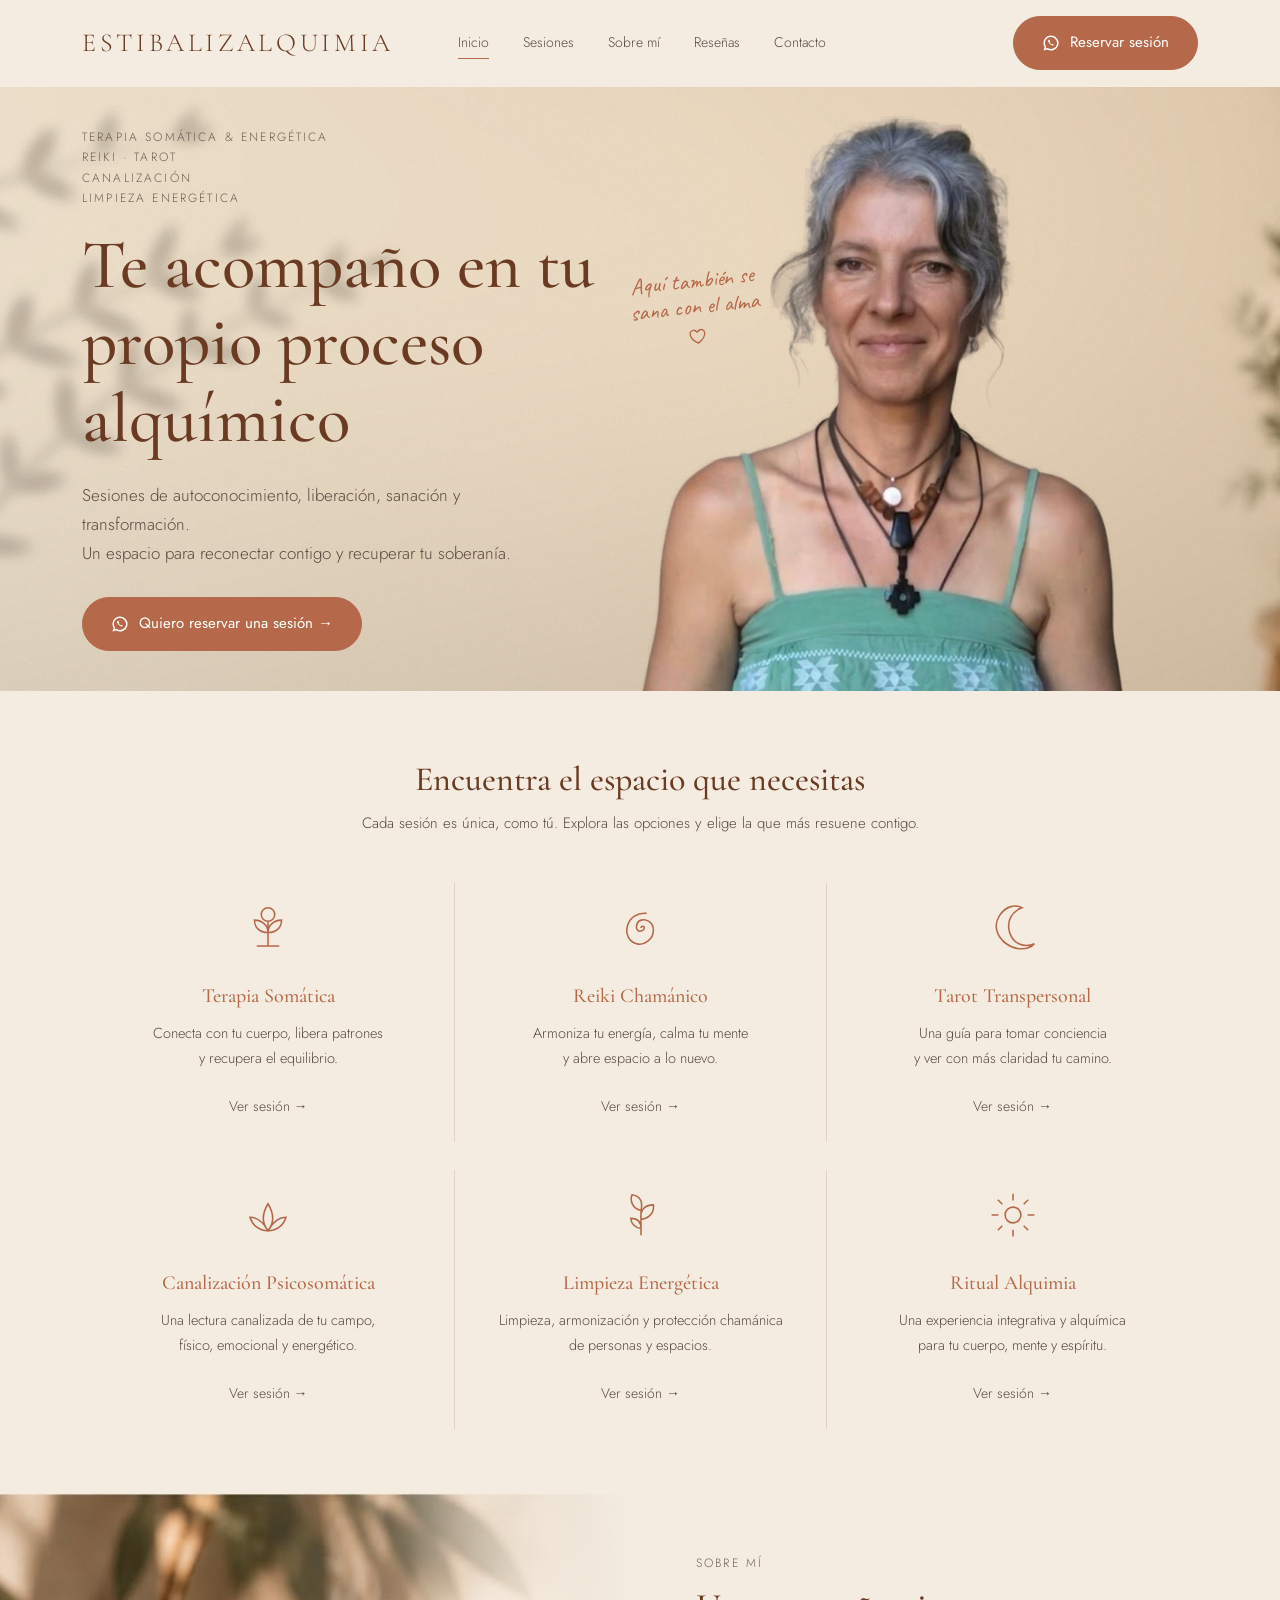
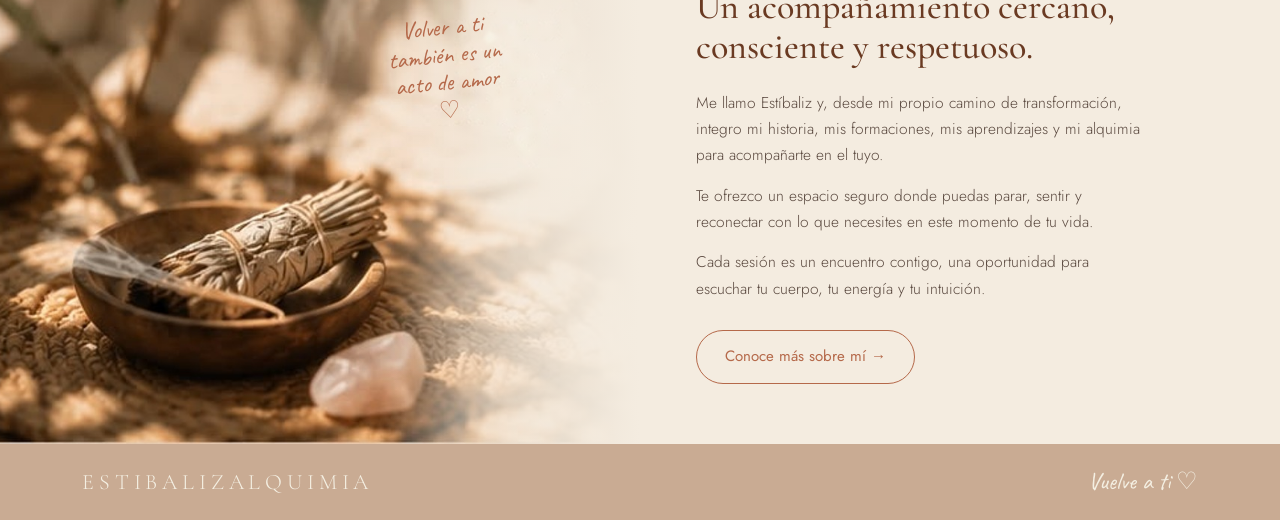
<file: index.html>
<!DOCTYPE html>
<html lang="es">
<head>
  <meta charset="utf-8">
  <meta name="viewport" content="width=device-width, initial-scale=1">
  <title>Terapia somática, Reiki y Tarot en Barcelona · ESTIBALIZALQUIMIA</title>
  <meta name="description" content="Terapia somática, reiki chamánico, tarot transpersonal, canalización y limpieza energética en Barcelona (Sant Martí). Sesiones presenciales y online con Estíbaliz.">
  <link rel="canonical" href="https://estibalizalquimia.es/">
  <meta property="og:type" content="website">
  <meta property="og:site_name" content="ESTIBALIZALQUIMIA">
  <meta property="og:title" content="Terapia somática, Reiki y Tarot en Barcelona · ESTIBALIZALQUIMIA">
  <meta property="og:description" content="Terapia somática, reiki chamánico, tarot transpersonal, canalización y limpieza energética en Barcelona (Sant Martí). Sesiones presenciales y online con Estíbaliz.">
  <meta property="og:url" content="https://estibalizalquimia.es/">
  <meta property="og:image" content="https://estibalizalquimia.es/images/about.jpg">
  <meta property="og:locale" content="es_ES">
  <meta name="twitter:card" content="summary_large_image">
  <script type="application/ld+json">
{
  "@context": "https://schema.org",
  "@type": "LocalBusiness",
  "name": "EstibalizAlquimia · Terapia somática y energética",
  "url": "https://estibalizalquimia.es/",
  "image": "https://estibalizalquimia.es/images/about.jpg",
  "telephone": "+34622035176",
  "description": "Terapia somática, reiki chamánico, tarot transpersonal, canalización psicosomática, limpieza energética y ritual alquimia en Barcelona.",
  "address": {
    "@type": "PostalAddress",
    "streetAddress": "Carrer de Pujades, 27, esc. izq. 6º 1ª",
    "postalCode": "08018",
    "addressLocality": "Barcelona",
    "addressCountry": "ES"
  },
  "geo": {
    "@type": "GeoCoordinates",
    "latitude": 41.3942239,
    "longitude": 2.1903321
  },
  "areaServed": "Barcelona",
  "sameAs": [
    "https://www.instagram.com/estibalizalquimia"
  ]
}
  </script>
  <link rel="preconnect" href="https://fonts.googleapis.com">
  <link href="https://fonts.googleapis.com/css2?family=Caveat:wght@400;500&family=Cormorant+Garamond:ital,wght@0,400;0,500;1,400&family=Jost:wght@300;400&display=swap" rel="stylesheet">
  <link rel="stylesheet" href="style.css">
</head>
<body class="page-home" data-page="home">
  <header class="site-header" id="header">
      <div class="wrap">
        <a href="index.html" class="logo">ESTIBALIZALQUIMIA</a>
        <nav class="nav" id="nav"><a href="index.html" class="active">Inicio</a><a href="index.html#sesiones" class="">Sesiones</a><a href="sobre-mi.html" class="">Sobre mí</a><a href="resenas.html" class="">Reseñas</a><a href="contacto.html" class="">Contacto</a></nav>
        <a class="btn header-book" href="https://wa.me/34622035176?text=Hola%2C%20quiero%20reservar%20una%20sesi%C3%B3n" target="_blank" rel="noopener"><svg viewBox="0 0 24 24"><path d="M12 2a10 10 0 00-8.5 15.2L2 22l5-1.4A10 10 0 1012 2zm0 2a8 8 0 11-4.2 14.8l-.4-.2-2.6.7.7-2.5-.3-.4A8 8 0 0112 4zM9 7.5c-.3 0-.6.4-.8.8-.5 1 0 2.300 1.100 3.700 1.300 1.700 2.900 2.800 4.500 3.200.9.200 1.800-.4 2-1.200l-1.800-.9-.8.800c-1.200-.5-2.300-1.600-2.900-2.800l.7-.8-.8-2c-.2-.5-.5-.5-1.200-.5z"></path></svg>Reservar sesión</a>
        <button class="menu-toggle" aria-label="Menu" onclick="document.getElementById('nav').classList.toggle('open')">☰</button>
      </div></header>
  <main id="app">
    <section class="hero style-cutout has-bg" style="background-image:url('images/hero-background.jpg')">
      <div class="wrap"><div class="hero-text">
        <div class="eyebrow">TERAPIA SOMÁTICA &amp; ENERGÉTICA<br>REIKI · TAROT<br>CANALIZACIÓN<br>LIMPIEZA ENERGÉTICA</div>
        <h1>Te acompaño en tu propio proceso alquímico</h1>
        <p>Sesiones de autoconocimiento, liberación, sanación y transformación.<br>Un espacio para reconectar contigo y recuperar tu soberanía.</p>
        <a class="btn" href="https://wa.me/34622035176?text=Hola%2C%20quiero%20reservar%20una%20sesi%C3%B3n" target="_blank" rel="noopener"><svg viewBox="0 0 24 24"><path d="M12 2a10 10 0 00-8.5 15.2L2 22l5-1.4A10 10 0 1012 2zm0 2a8 8 0 11-4.2 14.8l-.4-.2-2.6.7.7-2.5-.3-.4A8 8 0 0112 4zM9 7.5c-.3 0-.6.4-.8.8-.5 1 0 2.300 1.100 3.700 1.300 1.700 2.900 2.800 4.500 3.200.9.200 1.800-.4 2-1.200l-1.800-.9-.8.800c-1.200-.5-2.300-1.600-2.900-2.800l.7-.8-.8-2c-.2-.5-.5-.5-1.200-.5z"></path></svg>Quiero reservar una sesión →</a>
      </div></div>
      <div class="hero-img" style="background-image:url('images/woman.png')"></div>
      <div class="hero-quote script">Aquí también se sana con el alma<br><svg viewBox="0 0 24 24"><path d="M12 20S4 15 4 9.500C4 7 6 5.500 8 5.500c2 0 4 2.500 4 2.500s2-2.500 4-2.500c2 0 4 1.500 4 4C20 15 12 20 12 20z"></path></svg></div>
    </section>
    <section class="sessions" id="sesiones"><div class="wrap">
      <h2>Encuentra el espacio que necesitas</h2>
      <p class="sub">Cada sesión es única, como tú. Explora las opciones y elige la que más resuene contigo.</p>
      <div class="cards">
        
          <a class="card" href="terapia-somatica-barcelona.html">
            <div class="icon"><svg viewBox="0 0 48 48"><circle cx="24" cy="12" r="6"></circle><path d="M24 18v22M24 28c-8 0-12-5-12-11 6 0 12 4 12 11zM24 28c8 0 12-5 12-11-6 0-12 4-12 11zM14 40h20"></path></svg></div>
            <h3>Terapia Somática</h3>
            <p>Conecta con tu cuerpo, libera patrones<br>y recupera el equilibrio.</p>
            <span class="more">Ver sesión →</span>
          </a>
          <a class="card" href="reiki-chamanico-barcelona.html">
            <div class="icon"><svg viewBox="0 0 48 48"><path d="M24 24c0-2 3-2 3 0s-4 4-6 2-1-8 3-9 11 1 11 9-8 14-15 12-10-9-8-16 9-12 17-11"></path></svg></div>
            <h3>Reiki Chamánico</h3>
            <p>Armoniza tu energía, calma tu mente<br>y abre espacio a lo nuevo.</p>
            <span class="more">Ver sesión →</span>
          </a>
          <a class="card" href="tarot-transpersonal-barcelona.html">
            <div class="icon"><svg viewBox="0 0 48 48"><path d="M32 6c-9 3-14 12-11 22s13 14 22 10C38 44 26 44 18 38S6 22 12 13 26 3 32 6z"></path></svg></div>
            <h3>Tarot Transpersonal</h3>
            <p>Una guía para tomar conciencia<br>y ver con más claridad tu camino.</p>
            <span class="more">Ver sesión →</span>
          </a>
          <a class="card" href="canalizacion-psicosomatica-barcelona.html">
            <div class="icon"><svg viewBox="0 0 48 48"><path d="M24 38c-8 0-14-5-16-12 6 0 11 3 16 12 5-9 10-12 16-12-2 7-8 12-16 12zM24 38c-5-6-6-14 0-24 6 10 5 18 0 24z"></path></svg></div>
            <h3>Canalización Psicosomática</h3>
            <p>Una lectura canalizada de tu campo,<br>físico, emocional y energético.</p>
            <span class="more">Ver sesión →</span>
          </a>
          <a class="card" href="limpieza-energetica-barcelona.html">
            <div class="icon"><svg viewBox="0 0 48 48"><path d="M24 42V20M24 20c-8-2-10-9-8-14 7 1 10 6 8 14zM24 28c8-1 12-7 11-13-8 0-12 5-11 13zM24 36c-6-1-9-5-9-9 6 0 9 3 9 9z"></path></svg></div>
            <h3>Limpieza Energética</h3>
            <p>Limpieza, armonización y protección chamánica<br>de personas y espacios.</p>
            <span class="more">Ver sesión →</span>
          </a>
          <a class="card" href="ritual-alquimia-barcelona.html">
            <div class="icon"><svg viewBox="0 0 48 48"><circle cx="24" cy="24" r="7"></circle><path d="M24 5v6M24 37v6M5 24h6M37 24h6M10.5 10.5l4 4M33.5 33.5l4 4M37.5 10.5l-4 4M14.5 33.5l-4 4"></path></svg></div>
            <h3>Ritual Alquimia</h3>
            <p>Una experiencia integrativa y alquímica<br>para tu cuerpo, mente y espíritu.</p>
            <span class="more">Ver sesión →</span>
          </a>
      </div>
    </div></section>
    
    <section class="about">
      <div class="about-img" style="background-image:url('images/about.jpg')"><div class="script">Volver a ti también es un acto de amor<br>♡</div></div>
      <div class="about-text">
        <div class="eyebrow">SOBRE MÍ</div>
        <h2>Un acompañamiento cercano, consciente y respetuoso.</h2>
        <p>Me llamo Estíbaliz y, desde mi propio camino de transformación, integro mi historia, mis formaciones, mis aprendizajes y mi alquimia para acompañarte en el tuyo.</p><p>Te ofrezco un espacio seguro donde puedas parar, sentir y reconectar con lo que necesites en este momento de tu vida.</p><p>Cada sesión es un encuentro contigo, una oportunidad para escuchar tu cuerpo, tu energía y tu intuición.</p>
        <a class="btn outline" href="sobre-mi.html">Conoce más sobre mí →</a>
      </div>
    </section></main>
  <footer class="site-footer" id="footer"><div class="wrap"><span class="txt">ESTIBALIZALQUIMIA</span><span class="script">Vuelve a ti ♡</span></div></footer>
  <script src="content.js"></script>
  <script src="site.js"></script>
</body>
</html>
</file>
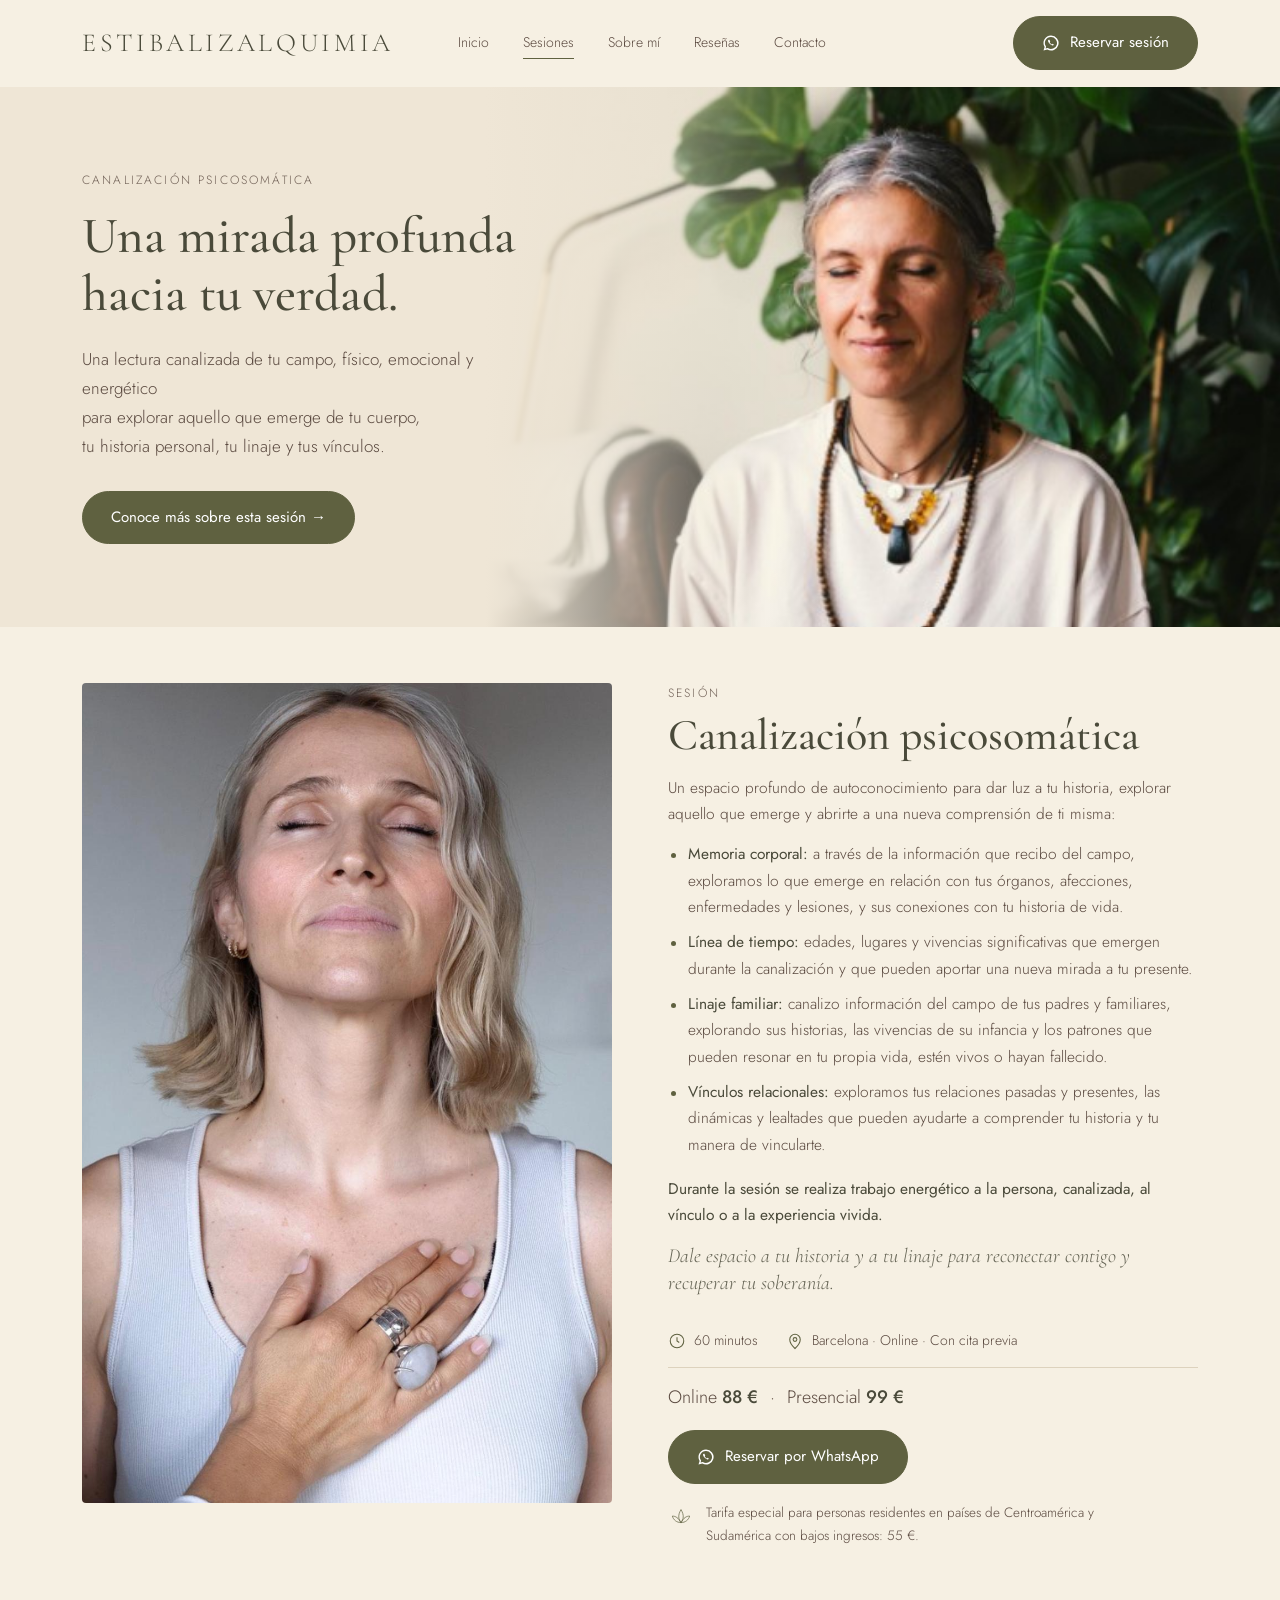
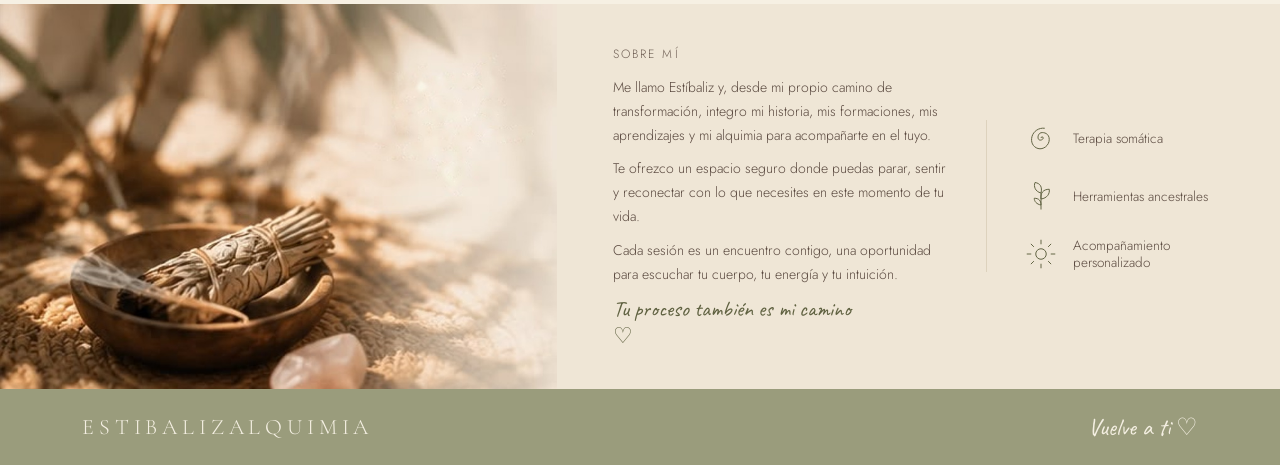
<file: canalizacion-psicosomatica-barcelona.html>
<!DOCTYPE html>
<html lang="es">
<head>
  <meta charset="utf-8">
  <meta name="viewport" content="width=device-width, initial-scale=1">
  <title>Canalización Psicosomática en Barcelona · ESTIBALIZALQUIMIA</title>
  <meta name="description" content="Canalización psicosomática en Barcelona: una lectura canalizada de tu campo físico, emocional y energético, tu historia personal, tu linaje y tus vínculos. Presencial u online.">
  <link rel="canonical" href="https://estibalizalquimia.es/canalizacion-psicosomatica-barcelona.html">
  <meta property="og:type" content="website">
  <meta property="og:site_name" content="ESTIBALIZALQUIMIA">
  <meta property="og:title" content="Canalización Psicosomática en Barcelona · ESTIBALIZALQUIMIA">
  <meta property="og:description" content="Canalización psicosomática en Barcelona: una lectura canalizada de tu campo físico, emocional y energético, tu historia personal, tu linaje y tus vínculos. Presencial u online.">
  <meta property="og:url" content="https://estibalizalquimia.es/canalizacion-psicosomatica-barcelona.html">
  <meta property="og:image" content="https://estibalizalquimia.es/images/about.jpg">
  <meta property="og:locale" content="es_ES">
  <meta name="twitter:card" content="summary_large_image">
  <script type="application/ld+json">
{
  "@context": "https://schema.org",
  "@type": "Service",
  "name": "Canalización Psicosomática en Barcelona",
  "description": "Canalización psicosomática en Barcelona: una lectura canalizada de tu campo físico, emocional y energético, tu historia personal, tu linaje y tus vínculos. Presencial u online.",
  "url": "https://estibalizalquimia.es/canalizacion-psicosomatica-barcelona.html",
  "serviceType": "Canalización Psicosomática",
  "areaServed": {
    "@type": "City",
    "name": "Barcelona"
  },
  "provider": {
    "@type": "LocalBusiness",
    "name": "EstibalizAlquimia",
    "url": "https://estibalizalquimia.es/",
    "telephone": "+34622035176",
    "address": {
      "@type": "PostalAddress",
      "streetAddress": "Carrer de Pujades, 27",
      "postalCode": "08018",
      "addressLocality": "Barcelona",
      "addressCountry": "ES"
    }
  }
}
  </script>
  <link rel="preconnect" href="https://fonts.googleapis.com">
  <link href="https://fonts.googleapis.com/css2?family=Caveat:wght@400;500&family=Cormorant+Garamond:ital,wght@0,400;0,500;1,400&family=Jost:wght@300;400&display=swap" rel="stylesheet">
  <link rel="stylesheet" href="style.css">
</head>
<body class="page-session" data-page="session" data-session="canalizacion">
  <header class="site-header" id="header">
      <div class="wrap">
        <a href="index.html" class="logo">ESTIBALIZALQUIMIA</a>
        <nav class="nav" id="nav"><a href="index.html" class="">Inicio</a><a href="index.html#sesiones" class="active">Sesiones</a><a href="sobre-mi.html" class="">Sobre mí</a><a href="resenas.html" class="">Reseñas</a><a href="contacto.html" class="">Contacto</a></nav>
        <a class="btn header-book" href="https://wa.me/34622035176?text=Hola%2C%20quiero%20reservar%20una%20sesi%C3%B3n" target="_blank" rel="noopener"><svg viewBox="0 0 24 24"><path d="M12 2a10 10 0 00-8.5 15.2L2 22l5-1.4A10 10 0 1012 2zm0 2a8 8 0 11-4.2 14.8l-.4-.2-2.6.7.7-2.5-.3-.4A8 8 0 0112 4zM9 7.5c-.3 0-.6.4-.8.8-.5 1 0 2.300 1.100 3.700 1.300 1.700 2.900 2.800 4.500 3.200.9.200 1.800-.4 2-1.200l-1.800-.9-.8.800c-1.200-.5-2.300-1.600-2.900-2.800l.7-.8-.8-2c-.2-.5-.5-.5-1.200-.5z"></path></svg>Reservar sesión</a>
        <button class="menu-toggle" aria-label="Menu" onclick="document.getElementById('nav').classList.toggle('open')">☰</button>
      </div></header>
  <main id="app">
    <section class="hero">
      <div class="wrap"><div class="hero-text">
        <div class="eyebrow">CANALIZACIÓN PSICOSOMÁTICA</div>
        <h1>Una mirada profunda hacia tu verdad.</h1>
        <p>Una lectura canalizada de tu campo, físico, emocional y energético<br>para explorar aquello que emerge de tu cuerpo,<br>tu historia personal, tu linaje y tus vínculos.</p>
        <a class="btn" href="#detalle">Conoce más sobre esta sesión →</a>
      </div></div>
      <div class="hero-img" style="background-image:url('images/servicio-canalizacion-psicosomatica-banner.jpg');background-position:center 30%"></div>
    </section>
    <section class="session" id="detalle"><div class="wrap">
      <div class="session-img" style="background-image:url('images/servicio-canalizacion-psicosomatica.jpg');background-position:center 30%"></div>
      <div>
        <div class="eyebrow">SESIÓN</div>
        <h2>Canalización psicosomática</h2>
        
        <p>Un espacio profundo de autoconocimiento para dar luz a tu historia, explorar aquello que emerge y abrirte a una nueva comprensión de ti misma:</p>
        <ul class="points"><li><strong>Memoria corporal:</strong> a través de la información que recibo del campo, exploramos lo que emerge en relación con tus órganos, afecciones, enfermedades y lesiones, y sus conexiones con tu historia de vida.</li><li><strong>Línea de tiempo:</strong> edades, lugares y vivencias significativas que emergen durante la canalización y que pueden aportar una nueva mirada a tu presente.</li><li><strong>Linaje familiar:</strong> canalizo información del campo de tus padres y familiares, explorando sus historias, las vivencias de su infancia y los patrones que pueden resonar en tu propia vida, estén vivos o hayan fallecido.</li><li><strong>Vínculos relacionales:</strong> exploramos tus relaciones pasadas y presentes, las dinámicas y lealtades que pueden ayudarte a comprender tu historia y tu manera de vincularte.</li></ul>
        <p><strong>Durante la sesión se realiza trabajo energético a la persona, canalizada, al vínculo o a la experiencia vivida.</strong></p>
        <div class="quote closing">Dale espacio a tu historia y a tu linaje para reconectar contigo y recuperar tu soberanía.</div>
        <div class="meta"><span><svg viewBox="0 0 24 24"><circle cx="12" cy="12" r="9"></circle><path d="M12 7v5l3 2"></path></svg>60 minutos</span><span><svg viewBox="0 0 24 24"><path d="M12 22s7-6.5 7-12a7 7 0 10-14 0c0 5.5 7 12 7 12z"></path><circle cx="12" cy="10" r="2.5"></circle></svg>Barcelona · Online · Con cita previa</span></div>
        <div class="prices">Online <b>88 €</b><span class="dot">·</span>Presencial <b>99 €</b></div>
        
        <a class="btn" href="https://wa.me/34622035176?text=Hola%2C%20quiero%20reservar%20una%20sesi%C3%B3n" target="_blank" rel="noopener"><svg viewBox="0 0 24 24"><path d="M12 2a10 10 0 00-8.5 15.2L2 22l5-1.4A10 10 0 1012 2zm0 2a8 8 0 11-4.2 14.8l-.4-.2-2.6.7.7-2.5-.3-.4A8 8 0 0112 4zM9 7.5c-.3 0-.6.4-.8.8-.5 1 0 2.300 1.100 3.700 1.300 1.700 2.900 2.800 4.500 3.200.9.200 1.800-.4 2-1.200l-1.800-.9-.8.800c-1.200-.5-2.300-1.600-2.900-2.800l.7-.8-.8-2c-.2-.5-.5-.5-1.200-.5z"></path></svg>Reservar por WhatsApp</a>
        <div class="special"><svg viewBox="0 0 48 48"><path d="M24 38c-8 0-14-5-16-12 6 0 11 3 16 12 5-9 10-12 16-12-2 7-8 12-16 12zM24 38c-5-6-6-14 0-24 6 10 5 18 0 24z"></path></svg><span>Tarifa especial para personas residentes en países de Centroamérica y Sudamérica con bajos ingresos: 55 €.</span></div>
        
      </div>
    </div></section>
    
    <section class="band"><div class="wrap">
      <div class="band-img" style="background-image:url('images/about.jpg')"></div>
      <div class="band-body">
        <div>
          <div class="eyebrow">SOBRE MÍ</div>
          
          <p>Me llamo Estíbaliz y, desde mi propio camino de transformación, integro mi historia, mis formaciones, mis aprendizajes y mi alquimia para acompañarte en el tuyo.</p><p>Te ofrezco un espacio seguro donde puedas parar, sentir y reconectar con lo que necesites en este momento de tu vida.</p><p>Cada sesión es un encuentro contigo, una oportunidad para escuchar tu cuerpo, tu energía y tu intuición.</p>
          <div class="script">Tu proceso también es mi camino<br>♡</div>
        </div>
        <div class="highlights">
          <div><svg viewBox="0 0 48 48"><path d="M24 24c0-2 3-2 3 0s-4 4-6 2-1-8 3-9 11 1 11 9-8 14-15 12-10-9-8-16 9-12 17-11"></path></svg><span>Terapia somática</span></div><div><svg viewBox="0 0 48 48"><path d="M24 42V20M24 20c-8-2-10-9-8-14 7 1 10 6 8 14zM24 28c8-1 12-7 11-13-8 0-12 5-11 13zM24 36c-6-1-9-5-9-9 6 0 9 3 9 9z"></path></svg><span>Herramientas ancestrales</span></div><div><svg viewBox="0 0 48 48"><circle cx="24" cy="24" r="7"></circle><path d="M24 5v6M24 37v6M5 24h6M37 24h6M10.5 10.5l4 4M33.5 33.5l4 4M37.5 10.5l-4 4M14.5 33.5l-4 4"></path></svg><span>Acompañamiento personalizado</span></div>
        </div>
      </div>
    </div></section></main>
  <footer class="site-footer" id="footer"><div class="wrap"><span class="txt">ESTIBALIZALQUIMIA</span><span class="script">Vuelve a ti ♡</span></div></footer>
  <script src="content.js"></script>
  <script src="site.js"></script>
</body>
</html>
</file>
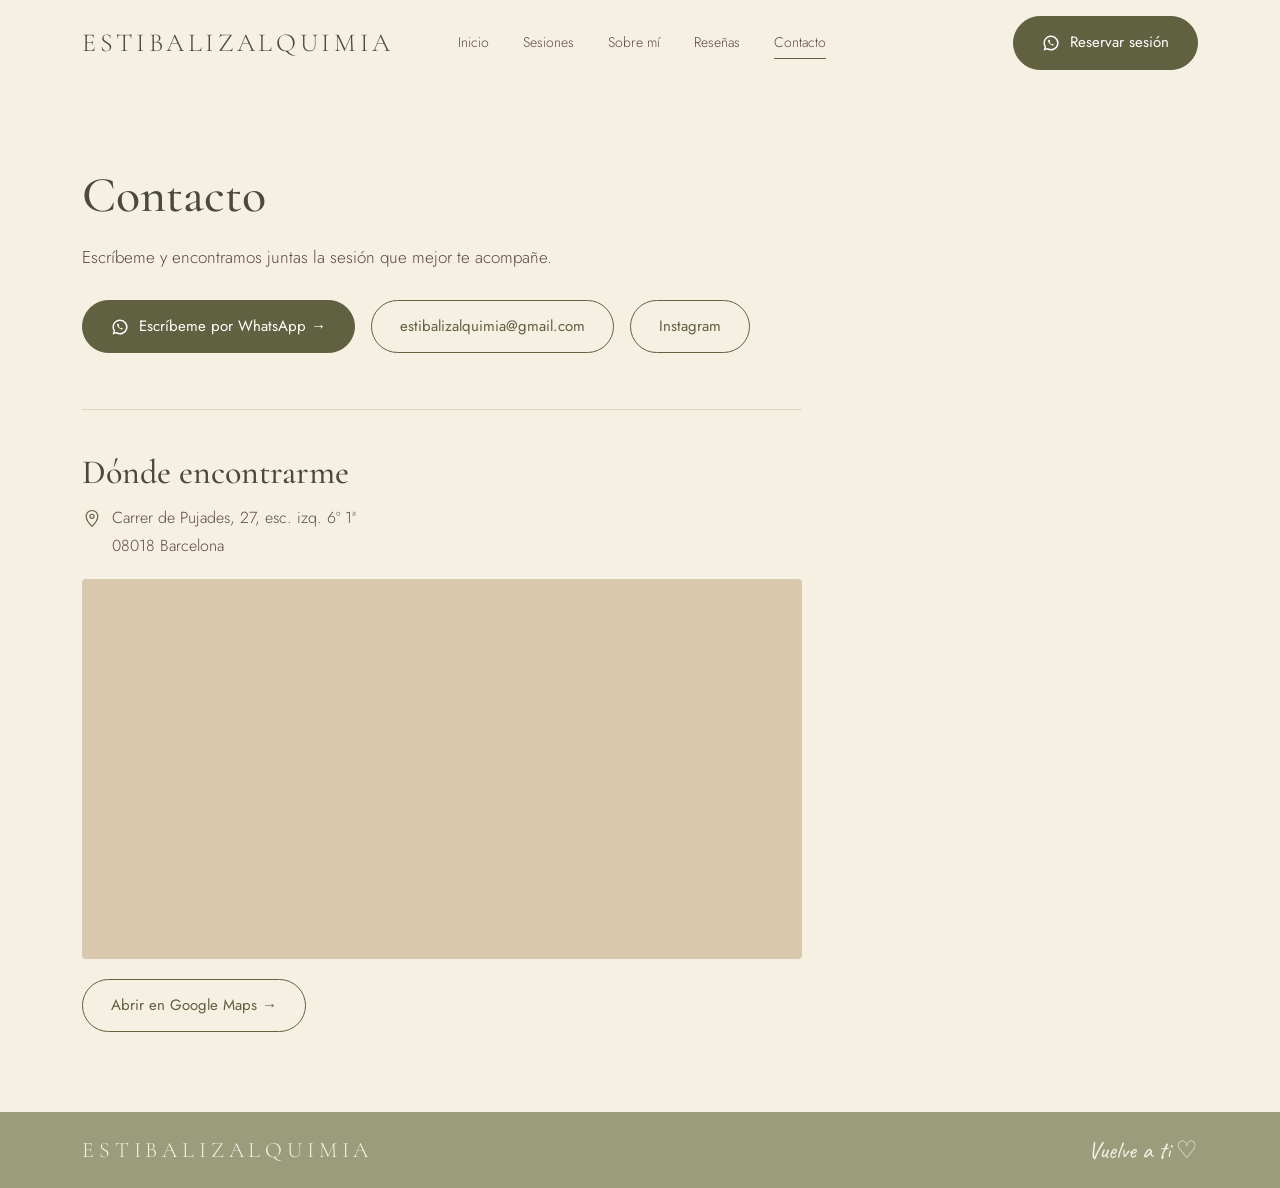
<file: contacto.html>
<!DOCTYPE html>
<html lang="es">
<head>
  <meta charset="utf-8">
  <meta name="viewport" content="width=device-width, initial-scale=1">
  <title>Contacto y cómo llegar · ESTIBALIZALQUIMIA · Barcelona</title>
  <meta name="description" content="Reserva tu sesión por WhatsApp, escribe un email o encuéntranos en Carrer de Pujades 27, Barcelona (Sant Martí). Sesiones con cita previa.">
  <link rel="canonical" href="https://estibalizalquimia.es/contacto.html">
  <meta property="og:type" content="website">
  <meta property="og:site_name" content="ESTIBALIZALQUIMIA">
  <meta property="og:title" content="Contacto y cómo llegar · ESTIBALIZALQUIMIA · Barcelona">
  <meta property="og:description" content="Reserva tu sesión por WhatsApp, escribe un email o encuéntranos en Carrer de Pujades 27, Barcelona (Sant Martí). Sesiones con cita previa.">
  <meta property="og:url" content="https://estibalizalquimia.es/contacto.html">
  <meta property="og:image" content="https://estibalizalquimia.es/images/about.jpg">
  <meta property="og:locale" content="es_ES">
  <meta name="twitter:card" content="summary_large_image">
  <link rel="preconnect" href="https://fonts.googleapis.com">
  <link href="https://fonts.googleapis.com/css2?family=Caveat:wght@400;500&family=Cormorant+Garamond:ital,wght@0,400;0,500;1,400&family=Jost:wght@300;400&display=swap" rel="stylesheet">
  <link rel="stylesheet" href="style.css">
</head>
<body class="page-contact" data-page="contact">
  <header class="site-header" id="header">
      <div class="wrap">
        <a href="index.html" class="logo">ESTIBALIZALQUIMIA</a>
        <nav class="nav" id="nav"><a href="index.html" class="">Inicio</a><a href="index.html#sesiones" class="">Sesiones</a><a href="sobre-mi.html" class="">Sobre mí</a><a href="resenas.html" class="">Reseñas</a><a href="contacto.html" class="active">Contacto</a></nav>
        <a class="btn header-book" href="https://wa.me/34622035176?text=Hola%2C%20quiero%20reservar%20una%20sesi%C3%B3n" target="_blank" rel="noopener"><svg viewBox="0 0 24 24"><path d="M12 2a10 10 0 00-8.5 15.2L2 22l5-1.4A10 10 0 1012 2zm0 2a8 8 0 11-4.2 14.8l-.4-.2-2.6.7.7-2.5-.3-.4A8 8 0 0112 4zM9 7.5c-.3 0-.6.4-.8.8-.5 1 0 2.300 1.100 3.700 1.300 1.700 2.900 2.800 4.500 3.200.9.200 1.800-.4 2-1.200l-1.800-.9-.8.800c-1.200-.5-2.300-1.600-2.900-2.800l.7-.8-.8-2c-.2-.5-.5-.5-1.200-.5z"></path></svg>Reservar sesión</a>
        <button class="menu-toggle" aria-label="Menu" onclick="document.getElementById('nav').classList.toggle('open')">☰</button>
      </div></header>
  <main id="app">
    <section class="page"><div class="wrap"><div class="narrow">
      <h1>Contacto</h1>
      <p>Escríbeme y encontramos juntas la sesión que mejor te acompañe.</p>
      <div class="links">
        <a class="btn" href="https://wa.me/34622035176?text=Hola%2C%20quiero%20reservar%20una%20sesi%C3%B3n" target="_blank" rel="noopener"><svg viewBox="0 0 24 24"><path d="M12 2a10 10 0 00-8.5 15.2L2 22l5-1.4A10 10 0 1012 2zm0 2a8 8 0 11-4.2 14.8l-.4-.2-2.6.7.7-2.5-.3-.4A8 8 0 0112 4zM9 7.5c-.3 0-.6.4-.8.8-.5 1 0 2.300 1.100 3.700 1.300 1.700 2.900 2.800 4.500 3.200.9.200 1.800-.4 2-1.200l-1.800-.9-.8.800c-1.200-.5-2.300-1.600-2.900-2.800l.7-.8-.8-2c-.2-.5-.5-.5-1.200-.5z"></path></svg>Escríbeme por WhatsApp →</a>
        <a class="btn outline" href="mailto:estibalizalquimia@gmail.com">estibalizalquimia@gmail.com</a>
        <a class="btn outline" href="https://www.instagram.com/estibalizalquimia" target="_blank" rel="noopener">Instagram</a>
      </div>
      
      <div class="location">
        <h2>Dónde encontrarme</h2>
        <p class="address"><svg viewBox="0 0 24 24"><path d="M12 22s7-6.5 7-12a7 7 0 10-14 0c0 5.5 7 12 7 12z"></path><circle cx="12" cy="10" r="2.5"></circle></svg><span>Carrer de Pujades, 27, esc. izq. 6º 1ª<br>08018 Barcelona</span></p>
        <iframe class="map" title="Dónde encontrarme" loading="lazy" referrerpolicy="no-referrer-when-downgrade" allowfullscreen="" src="https://www.google.com/maps?q=41.3942239%2C2.1903321&amp;z=16&amp;output=embed"></iframe>
        <a class="btn outline" href="https://www.google.com/maps/place/EstibalizAlquimia+%F0%9F%8C%BF+Somatic+%26+Energetic+Therapy,+Shamanic+Reiki,+Transpersonal+Tarot+and+Energy+Cleansing./@41.3942239,2.1903321,17z/data=!4m16!1m9!3m8!1s0x21ed8da316d9a655:0xafae8b8bbbfdfa0d!2sEstibalizAlquimia+%F0%9F%8C%BF+Somatic+%26+Energetic+Therapy,+Shamanic+Reiki,+Transpersonal+Tarot+and+Energy+Cleansing.!8m2!3d41.3942239!4d2.1903321!9m1!1b1!16s%2Fg%2F11vrvfbw17" target="_blank" rel="noopener">Abrir en Google Maps →</a>
      </div>
    </div></div></section></main>
  <footer class="site-footer" id="footer"><div class="wrap"><span class="txt">ESTIBALIZALQUIMIA</span><span class="script">Vuelve a ti ♡</span></div></footer>
  <script src="content.js"></script>
  <script src="site.js"></script>
</body>
</html>
</file>
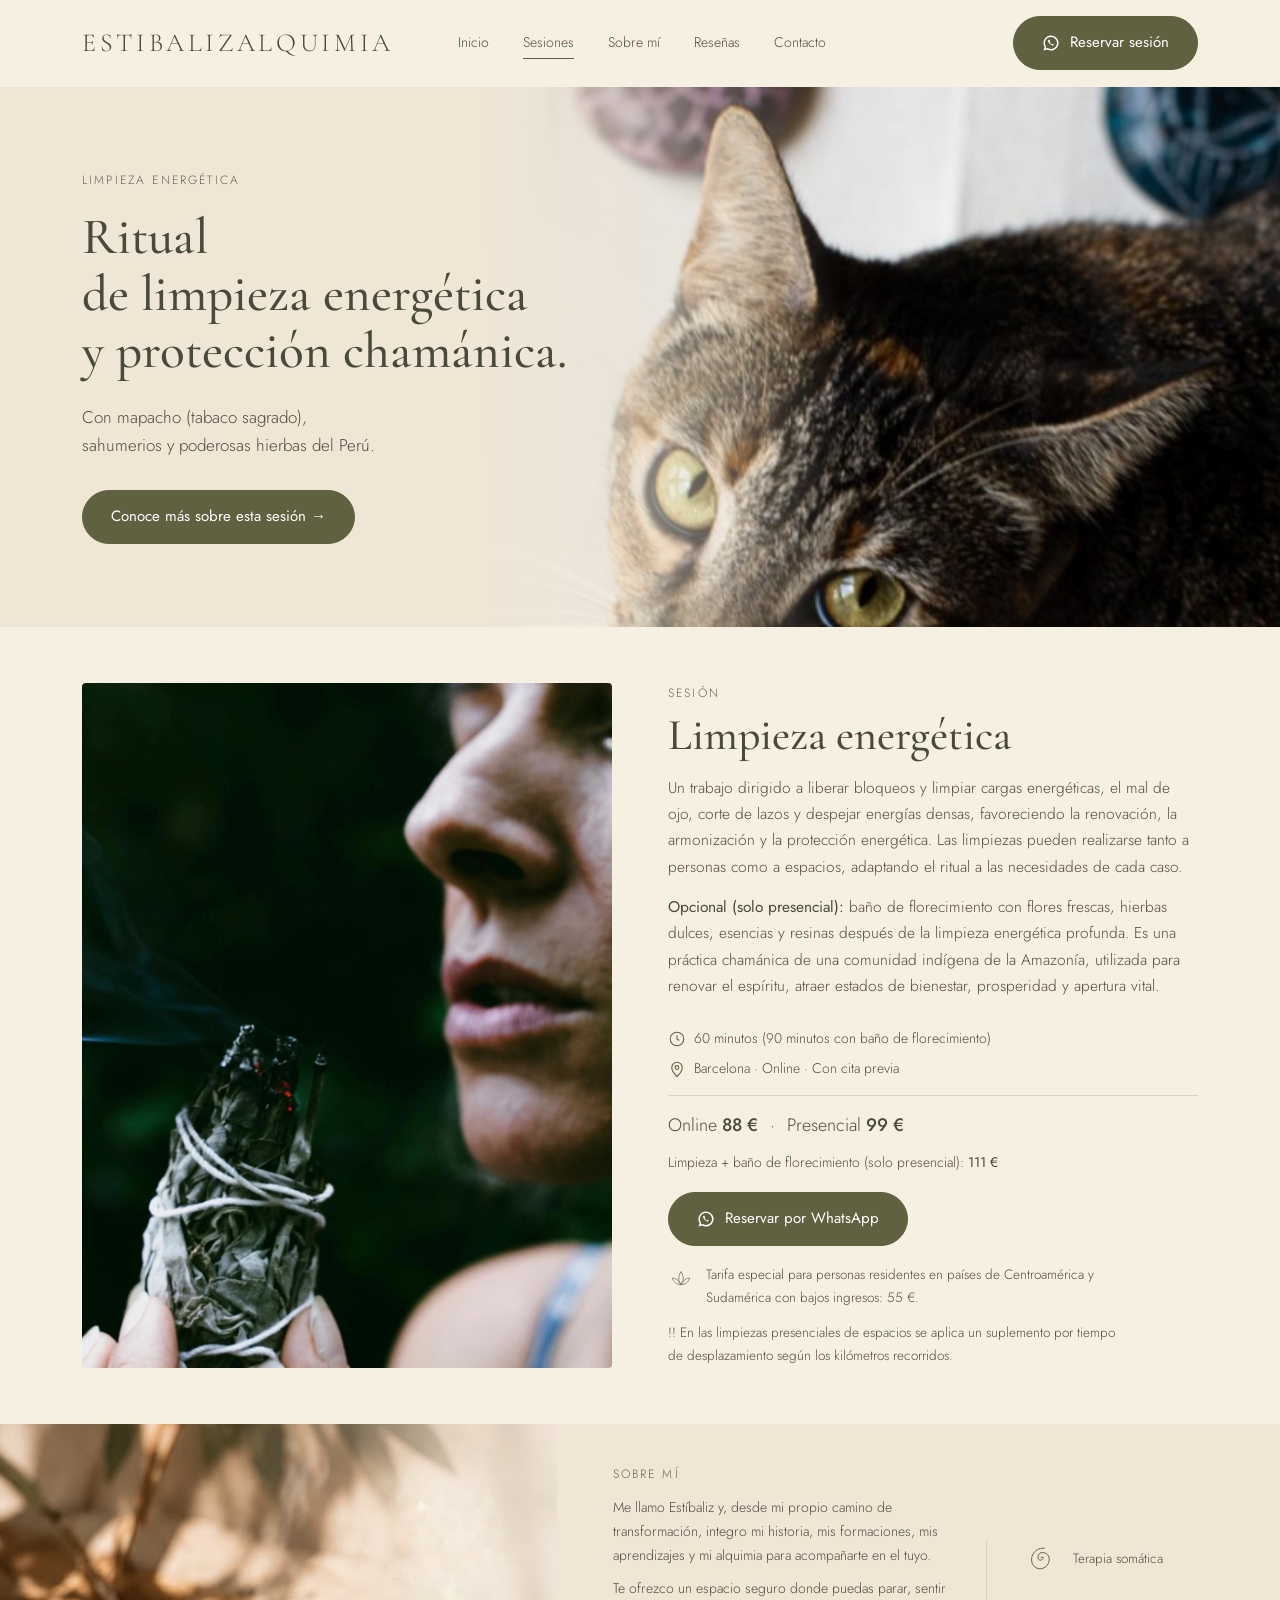
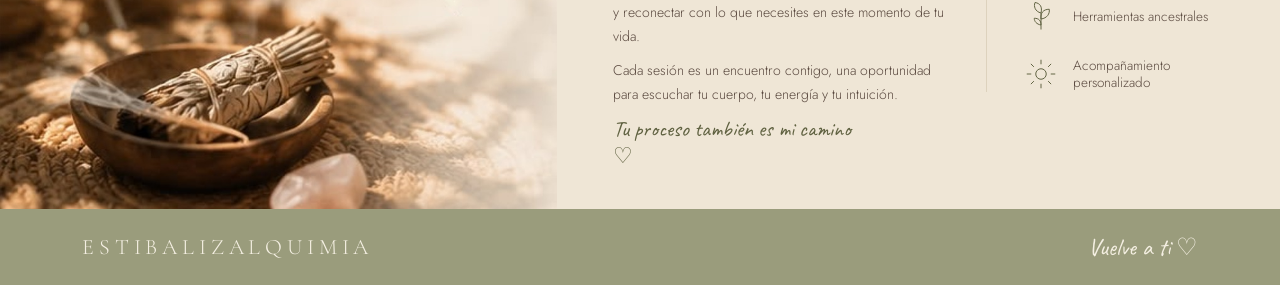
<file: limpieza-energetica-barcelona.html>
<!DOCTYPE html>
<html lang="es">
<head>
  <meta charset="utf-8">
  <meta name="viewport" content="width=device-width, initial-scale=1">
  <title>Limpieza Energética en Barcelona · ESTIBALIZALQUIMIA</title>
  <meta name="description" content="Limpieza energética en Barcelona: ritual chamánico con mapacho, sahumerios y hierbas del Perú para liberar cargas y proteger a personas y espacios. Presencial u online.">
  <link rel="canonical" href="https://estibalizalquimia.es/limpieza-energetica-barcelona.html">
  <meta property="og:type" content="website">
  <meta property="og:site_name" content="ESTIBALIZALQUIMIA">
  <meta property="og:title" content="Limpieza Energética en Barcelona · ESTIBALIZALQUIMIA">
  <meta property="og:description" content="Limpieza energética en Barcelona: ritual chamánico con mapacho, sahumerios y hierbas del Perú para liberar cargas y proteger a personas y espacios. Presencial u online.">
  <meta property="og:url" content="https://estibalizalquimia.es/limpieza-energetica-barcelona.html">
  <meta property="og:image" content="https://estibalizalquimia.es/images/about.jpg">
  <meta property="og:locale" content="es_ES">
  <meta name="twitter:card" content="summary_large_image">
  <script type="application/ld+json">
{
  "@context": "https://schema.org",
  "@type": "Service",
  "name": "Limpieza Energética en Barcelona",
  "description": "Limpieza energética en Barcelona: ritual chamánico con mapacho, sahumerios y hierbas del Perú para liberar cargas y proteger a personas y espacios. Presencial u online.",
  "url": "https://estibalizalquimia.es/limpieza-energetica-barcelona.html",
  "serviceType": "Limpieza Energética",
  "areaServed": {
    "@type": "City",
    "name": "Barcelona"
  },
  "provider": {
    "@type": "LocalBusiness",
    "name": "EstibalizAlquimia",
    "url": "https://estibalizalquimia.es/",
    "telephone": "+34622035176",
    "address": {
      "@type": "PostalAddress",
      "streetAddress": "Carrer de Pujades, 27",
      "postalCode": "08018",
      "addressLocality": "Barcelona",
      "addressCountry": "ES"
    }
  }
}
  </script>
  <link rel="preconnect" href="https://fonts.googleapis.com">
  <link href="https://fonts.googleapis.com/css2?family=Caveat:wght@400;500&family=Cormorant+Garamond:ital,wght@0,400;0,500;1,400&family=Jost:wght@300;400&display=swap" rel="stylesheet">
  <link rel="stylesheet" href="style.css">
</head>
<body class="page-session" data-page="session" data-session="limpieza">
  <header class="site-header" id="header">
      <div class="wrap">
        <a href="index.html" class="logo">ESTIBALIZALQUIMIA</a>
        <nav class="nav" id="nav"><a href="index.html" class="">Inicio</a><a href="index.html#sesiones" class="active">Sesiones</a><a href="sobre-mi.html" class="">Sobre mí</a><a href="resenas.html" class="">Reseñas</a><a href="contacto.html" class="">Contacto</a></nav>
        <a class="btn header-book" href="https://wa.me/34622035176?text=Hola%2C%20quiero%20reservar%20una%20sesi%C3%B3n" target="_blank" rel="noopener"><svg viewBox="0 0 24 24"><path d="M12 2a10 10 0 00-8.5 15.2L2 22l5-1.4A10 10 0 1012 2zm0 2a8 8 0 11-4.2 14.8l-.4-.2-2.6.7.7-2.5-.3-.4A8 8 0 0112 4zM9 7.5c-.3 0-.6.4-.8.8-.5 1 0 2.300 1.100 3.700 1.300 1.700 2.900 2.800 4.500 3.200.9.200 1.800-.4 2-1.200l-1.800-.9-.8.800c-1.200-.5-2.300-1.600-2.900-2.800l.7-.8-.8-2c-.2-.5-.5-.5-1.200-.5z"></path></svg>Reservar sesión</a>
        <button class="menu-toggle" aria-label="Menu" onclick="document.getElementById('nav').classList.toggle('open')">☰</button>
      </div></header>
  <main id="app">
    <section class="hero">
      <div class="wrap"><div class="hero-text">
        <div class="eyebrow">LIMPIEZA ENERGÉTICA</div>
        <h1>Ritual<br>de limpieza energética<br>y protección chamánica.</h1>
        <p>Con mapacho (tabaco sagrado),<br>sahumerios y poderosas hierbas del Perú.</p>
        <a class="btn" href="#detalle">Conoce más sobre esta sesión →</a>
      </div></div>
      <div class="hero-img" style="background-image:url('images/servicio-limpieza-energetica-banner.jpg');background-position:center 45%"></div>
    </section>
    <section class="session" id="detalle"><div class="wrap">
      <div class="session-img" style="background-image:url('images/servicio-limpieza-energetica.jpg');background-position:center 45%"></div>
      <div>
        <div class="eyebrow">SESIÓN</div>
        <h2>Limpieza energética</h2>
        
        <p>Un trabajo dirigido a liberar bloqueos y limpiar cargas energéticas, el mal de ojo, corte de lazos y despejar energías densas, favoreciendo la renovación, la armonización y la protección energética. Las limpiezas pueden realizarse tanto a personas como a espacios, adaptando el ritual a las necesidades de cada caso.</p><p><strong>Opcional (solo presencial):</strong> baño de florecimiento con flores frescas, hierbas dulces, esencias y resinas después de la limpieza energética profunda. Es una práctica chamánica de una comunidad indígena de la Amazonía, utilizada para renovar el espíritu, atraer estados de bienestar, prosperidad y apertura vital.</p>
        
        
        
        <div class="meta"><span><svg viewBox="0 0 24 24"><circle cx="12" cy="12" r="9"></circle><path d="M12 7v5l3 2"></path></svg>60 minutos (90 minutos con baño de florecimiento)</span><span><svg viewBox="0 0 24 24"><path d="M12 22s7-6.5 7-12a7 7 0 10-14 0c0 5.5 7 12 7 12z"></path><circle cx="12" cy="10" r="2.5"></circle></svg>Barcelona · Online · Con cita previa</span></div>
        <div class="prices">Online <b>88 €</b><span class="dot">·</span>Presencial <b>99 €</b></div>
        <div class="price-extra">Limpieza + baño de florecimiento (solo presencial): <strong>111 €</strong></div>
        <a class="btn" href="https://wa.me/34622035176?text=Hola%2C%20quiero%20reservar%20una%20sesi%C3%B3n" target="_blank" rel="noopener"><svg viewBox="0 0 24 24"><path d="M12 2a10 10 0 00-8.5 15.2L2 22l5-1.4A10 10 0 1012 2zm0 2a8 8 0 11-4.2 14.8l-.4-.2-2.6.7.7-2.5-.3-.4A8 8 0 0112 4zM9 7.5c-.3 0-.6.4-.8.8-.5 1 0 2.300 1.100 3.700 1.300 1.700 2.900 2.800 4.500 3.200.9.200 1.800-.4 2-1.200l-1.800-.9-.8.800c-1.200-.5-2.300-1.600-2.900-2.800l.7-.8-.8-2c-.2-.5-.5-.5-1.200-.5z"></path></svg>Reservar por WhatsApp</a>
        <div class="special"><svg viewBox="0 0 48 48"><path d="M24 38c-8 0-14-5-16-12 6 0 11 3 16 12 5-9 10-12 16-12-2 7-8 12-16 12zM24 38c-5-6-6-14 0-24 6 10 5 18 0 24z"></path></svg><span>Tarifa especial para personas residentes en países de Centroamérica y Sudamérica con bajos ingresos: 55 €.</span></div>
        <div class="note">!! En las limpiezas presenciales de espacios se aplica un suplemento por tiempo de desplazamiento según los kilómetros recorridos.</div>
      </div>
    </div></section>
    
    <section class="band"><div class="wrap">
      <div class="band-img" style="background-image:url('images/about.jpg')"></div>
      <div class="band-body">
        <div>
          <div class="eyebrow">SOBRE MÍ</div>
          
          <p>Me llamo Estíbaliz y, desde mi propio camino de transformación, integro mi historia, mis formaciones, mis aprendizajes y mi alquimia para acompañarte en el tuyo.</p><p>Te ofrezco un espacio seguro donde puedas parar, sentir y reconectar con lo que necesites en este momento de tu vida.</p><p>Cada sesión es un encuentro contigo, una oportunidad para escuchar tu cuerpo, tu energía y tu intuición.</p>
          <div class="script">Tu proceso también es mi camino<br>♡</div>
        </div>
        <div class="highlights">
          <div><svg viewBox="0 0 48 48"><path d="M24 24c0-2 3-2 3 0s-4 4-6 2-1-8 3-9 11 1 11 9-8 14-15 12-10-9-8-16 9-12 17-11"></path></svg><span>Terapia somática</span></div><div><svg viewBox="0 0 48 48"><path d="M24 42V20M24 20c-8-2-10-9-8-14 7 1 10 6 8 14zM24 28c8-1 12-7 11-13-8 0-12 5-11 13zM24 36c-6-1-9-5-9-9 6 0 9 3 9 9z"></path></svg><span>Herramientas ancestrales</span></div><div><svg viewBox="0 0 48 48"><circle cx="24" cy="24" r="7"></circle><path d="M24 5v6M24 37v6M5 24h6M37 24h6M10.5 10.5l4 4M33.5 33.5l4 4M37.5 10.5l-4 4M14.5 33.5l-4 4"></path></svg><span>Acompañamiento personalizado</span></div>
        </div>
      </div>
    </div></section></main>
  <footer class="site-footer" id="footer"><div class="wrap"><span class="txt">ESTIBALIZALQUIMIA</span><span class="script">Vuelve a ti ♡</span></div></footer>
  <script src="content.js"></script>
  <script src="site.js"></script>
</body>
</html>
</file>
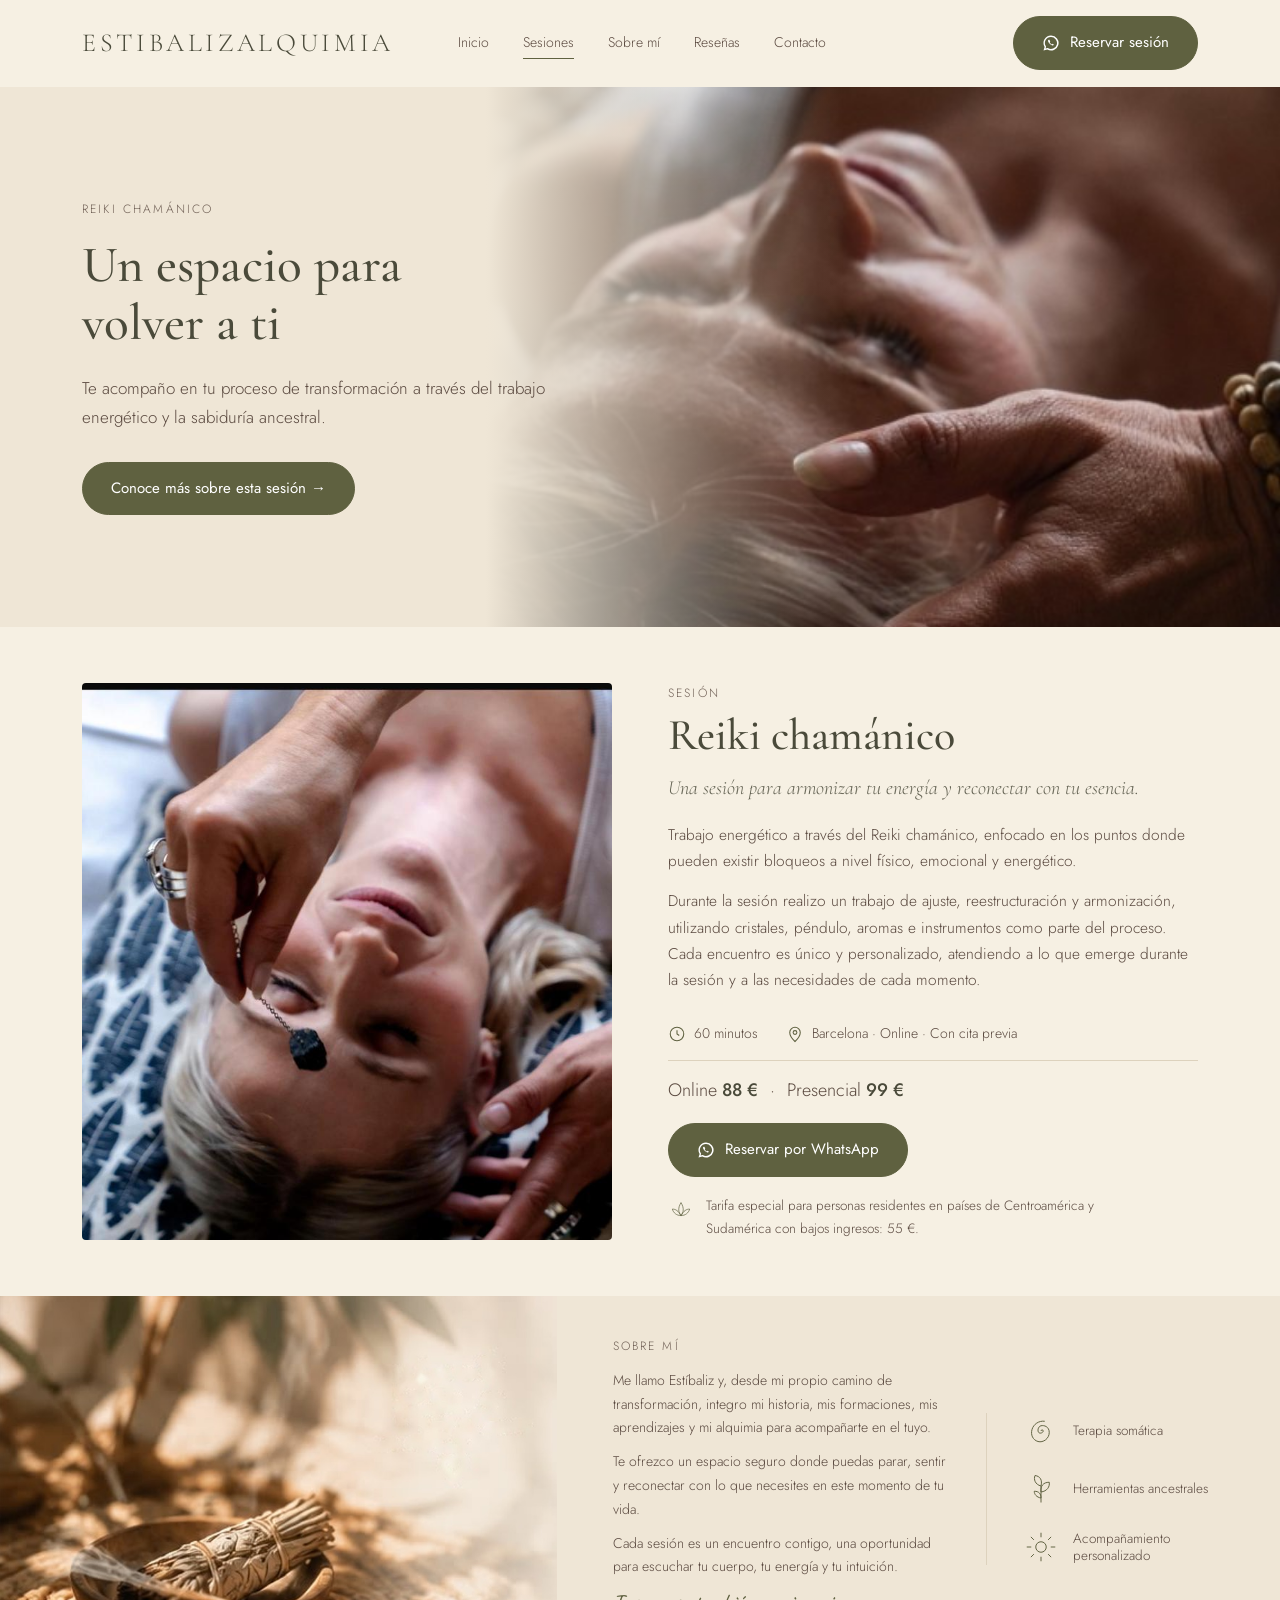
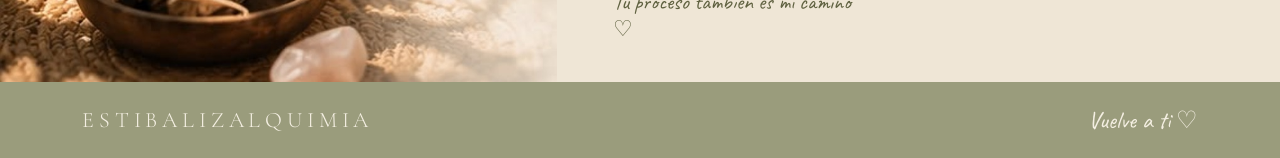
<file: reiki-chamanico-barcelona.html>
<!DOCTYPE html>
<html lang="es">
<head>
  <meta charset="utf-8">
  <meta name="viewport" content="width=device-width, initial-scale=1">
  <title>Reiki Chamánico en Barcelona · ESTIBALIZALQUIMIA</title>
  <meta name="description" content="Reiki chamánico en Barcelona: trabajo energético con cristales, péndulo, aromas e instrumentos para armonizar bloqueos físicos, emocionales y energéticos. Presencial u online.">
  <link rel="canonical" href="https://estibalizalquimia.es/reiki-chamanico-barcelona.html">
  <meta property="og:type" content="website">
  <meta property="og:site_name" content="ESTIBALIZALQUIMIA">
  <meta property="og:title" content="Reiki Chamánico en Barcelona · ESTIBALIZALQUIMIA">
  <meta property="og:description" content="Reiki chamánico en Barcelona: trabajo energético con cristales, péndulo, aromas e instrumentos para armonizar bloqueos físicos, emocionales y energéticos. Presencial u online.">
  <meta property="og:url" content="https://estibalizalquimia.es/reiki-chamanico-barcelona.html">
  <meta property="og:image" content="https://estibalizalquimia.es/images/about.jpg">
  <meta property="og:locale" content="es_ES">
  <meta name="twitter:card" content="summary_large_image">
  <script type="application/ld+json">
{
  "@context": "https://schema.org",
  "@type": "Service",
  "name": "Reiki Chamánico en Barcelona",
  "description": "Reiki chamánico en Barcelona: trabajo energético con cristales, péndulo, aromas e instrumentos para armonizar bloqueos físicos, emocionales y energéticos. Presencial u online.",
  "url": "https://estibalizalquimia.es/reiki-chamanico-barcelona.html",
  "serviceType": "Reiki Chamánico",
  "areaServed": {
    "@type": "City",
    "name": "Barcelona"
  },
  "provider": {
    "@type": "LocalBusiness",
    "name": "EstibalizAlquimia",
    "url": "https://estibalizalquimia.es/",
    "telephone": "+34622035176",
    "address": {
      "@type": "PostalAddress",
      "streetAddress": "Carrer de Pujades, 27",
      "postalCode": "08018",
      "addressLocality": "Barcelona",
      "addressCountry": "ES"
    }
  }
}
  </script>
  <link rel="preconnect" href="https://fonts.googleapis.com">
  <link href="https://fonts.googleapis.com/css2?family=Caveat:wght@400;500&family=Cormorant+Garamond:ital,wght@0,400;0,500;1,400&family=Jost:wght@300;400&display=swap" rel="stylesheet">
  <link rel="stylesheet" href="style.css">
</head>
<body class="page-session" data-page="session" data-session="reiki">
  <header class="site-header" id="header">
      <div class="wrap">
        <a href="index.html" class="logo">ESTIBALIZALQUIMIA</a>
        <nav class="nav" id="nav"><a href="index.html" class="">Inicio</a><a href="index.html#sesiones" class="active">Sesiones</a><a href="sobre-mi.html" class="">Sobre mí</a><a href="resenas.html" class="">Reseñas</a><a href="contacto.html" class="">Contacto</a></nav>
        <a class="btn header-book" href="https://wa.me/34622035176?text=Hola%2C%20quiero%20reservar%20una%20sesi%C3%B3n" target="_blank" rel="noopener"><svg viewBox="0 0 24 24"><path d="M12 2a10 10 0 00-8.5 15.2L2 22l5-1.4A10 10 0 1012 2zm0 2a8 8 0 11-4.2 14.8l-.4-.2-2.6.7.7-2.5-.3-.4A8 8 0 0112 4zM9 7.5c-.3 0-.6.4-.8.8-.5 1 0 2.300 1.100 3.700 1.300 1.700 2.900 2.800 4.500 3.200.9.200 1.800-.4 2-1.200l-1.800-.9-.8.800c-1.200-.5-2.300-1.600-2.900-2.800l.7-.8-.8-2c-.2-.5-.5-.5-1.200-.5z"></path></svg>Reservar sesión</a>
        <button class="menu-toggle" aria-label="Menu" onclick="document.getElementById('nav').classList.toggle('open')">☰</button>
      </div></header>
  <main id="app">
    <section class="hero">
      <div class="wrap"><div class="hero-text">
        <div class="eyebrow">REIKI CHAMÁNICO</div>
        <h1>Un espacio para<br>volver a ti</h1>
        <p>Te acompaño en tu proceso de transformación a través del trabajo energético y la sabiduría ancestral.</p>
        <a class="btn" href="#detalle">Conoce más sobre esta sesión →</a>
      </div></div>
      <div class="hero-img" style="background-image:url('images/servicio-reiki-chamanico-banner.jpg');background-position:center 30%"></div>
    </section>
    <section class="session" id="detalle"><div class="wrap">
      <div class="session-img" style="background-image:url('images/servicio-reiki-chamanico.jpg');background-position:center 40%"></div>
      <div>
        <div class="eyebrow">SESIÓN</div>
        <h2>Reiki chamánico</h2>
        <div class="quote">Una sesión para armonizar tu energía y reconectar con tu esencia.</div>
        <p>Trabajo energético a través del Reiki chamánico, enfocado en los puntos donde pueden existir bloqueos a nivel físico, emocional y energético.</p><p>Durante la sesión realizo un trabajo de ajuste, reestructuración y armonización, utilizando cristales, péndulo, aromas e instrumentos como parte del proceso. Cada encuentro es único y personalizado, atendiendo a lo que emerge durante la sesión y a las necesidades de cada momento.</p>
        
        
        
        <div class="meta"><span><svg viewBox="0 0 24 24"><circle cx="12" cy="12" r="9"></circle><path d="M12 7v5l3 2"></path></svg>60 minutos</span><span><svg viewBox="0 0 24 24"><path d="M12 22s7-6.5 7-12a7 7 0 10-14 0c0 5.5 7 12 7 12z"></path><circle cx="12" cy="10" r="2.5"></circle></svg>Barcelona · Online · Con cita previa</span></div>
        <div class="prices">Online <b>88 €</b><span class="dot">·</span>Presencial <b>99 €</b></div>
        
        <a class="btn" href="https://wa.me/34622035176?text=Hola%2C%20quiero%20reservar%20una%20sesi%C3%B3n" target="_blank" rel="noopener"><svg viewBox="0 0 24 24"><path d="M12 2a10 10 0 00-8.5 15.2L2 22l5-1.4A10 10 0 1012 2zm0 2a8 8 0 11-4.2 14.8l-.4-.2-2.6.7.7-2.5-.3-.4A8 8 0 0112 4zM9 7.5c-.3 0-.6.4-.8.8-.5 1 0 2.300 1.100 3.700 1.300 1.700 2.900 2.800 4.500 3.200.9.200 1.800-.4 2-1.200l-1.800-.9-.8.800c-1.200-.5-2.300-1.600-2.900-2.800l.7-.8-.8-2c-.2-.5-.5-.5-1.200-.5z"></path></svg>Reservar por WhatsApp</a>
        <div class="special"><svg viewBox="0 0 48 48"><path d="M24 38c-8 0-14-5-16-12 6 0 11 3 16 12 5-9 10-12 16-12-2 7-8 12-16 12zM24 38c-5-6-6-14 0-24 6 10 5 18 0 24z"></path></svg><span>Tarifa especial para personas residentes en países de Centroamérica y Sudamérica con bajos ingresos: 55 €.</span></div>
        
      </div>
    </div></section>
    
    <section class="band"><div class="wrap">
      <div class="band-img" style="background-image:url('images/about.jpg')"></div>
      <div class="band-body">
        <div>
          <div class="eyebrow">SOBRE MÍ</div>
          
          <p>Me llamo Estíbaliz y, desde mi propio camino de transformación, integro mi historia, mis formaciones, mis aprendizajes y mi alquimia para acompañarte en el tuyo.</p><p>Te ofrezco un espacio seguro donde puedas parar, sentir y reconectar con lo que necesites en este momento de tu vida.</p><p>Cada sesión es un encuentro contigo, una oportunidad para escuchar tu cuerpo, tu energía y tu intuición.</p>
          <div class="script">Tu proceso también es mi camino<br>♡</div>
        </div>
        <div class="highlights">
          <div><svg viewBox="0 0 48 48"><path d="M24 24c0-2 3-2 3 0s-4 4-6 2-1-8 3-9 11 1 11 9-8 14-15 12-10-9-8-16 9-12 17-11"></path></svg><span>Terapia somática</span></div><div><svg viewBox="0 0 48 48"><path d="M24 42V20M24 20c-8-2-10-9-8-14 7 1 10 6 8 14zM24 28c8-1 12-7 11-13-8 0-12 5-11 13zM24 36c-6-1-9-5-9-9 6 0 9 3 9 9z"></path></svg><span>Herramientas ancestrales</span></div><div><svg viewBox="0 0 48 48"><circle cx="24" cy="24" r="7"></circle><path d="M24 5v6M24 37v6M5 24h6M37 24h6M10.5 10.5l4 4M33.5 33.5l4 4M37.5 10.5l-4 4M14.5 33.5l-4 4"></path></svg><span>Acompañamiento personalizado</span></div>
        </div>
      </div>
    </div></section></main>
  <footer class="site-footer" id="footer"><div class="wrap"><span class="txt">ESTIBALIZALQUIMIA</span><span class="script">Vuelve a ti ♡</span></div></footer>
  <script src="content.js"></script>
  <script src="site.js"></script>
</body>
</html>
</file>
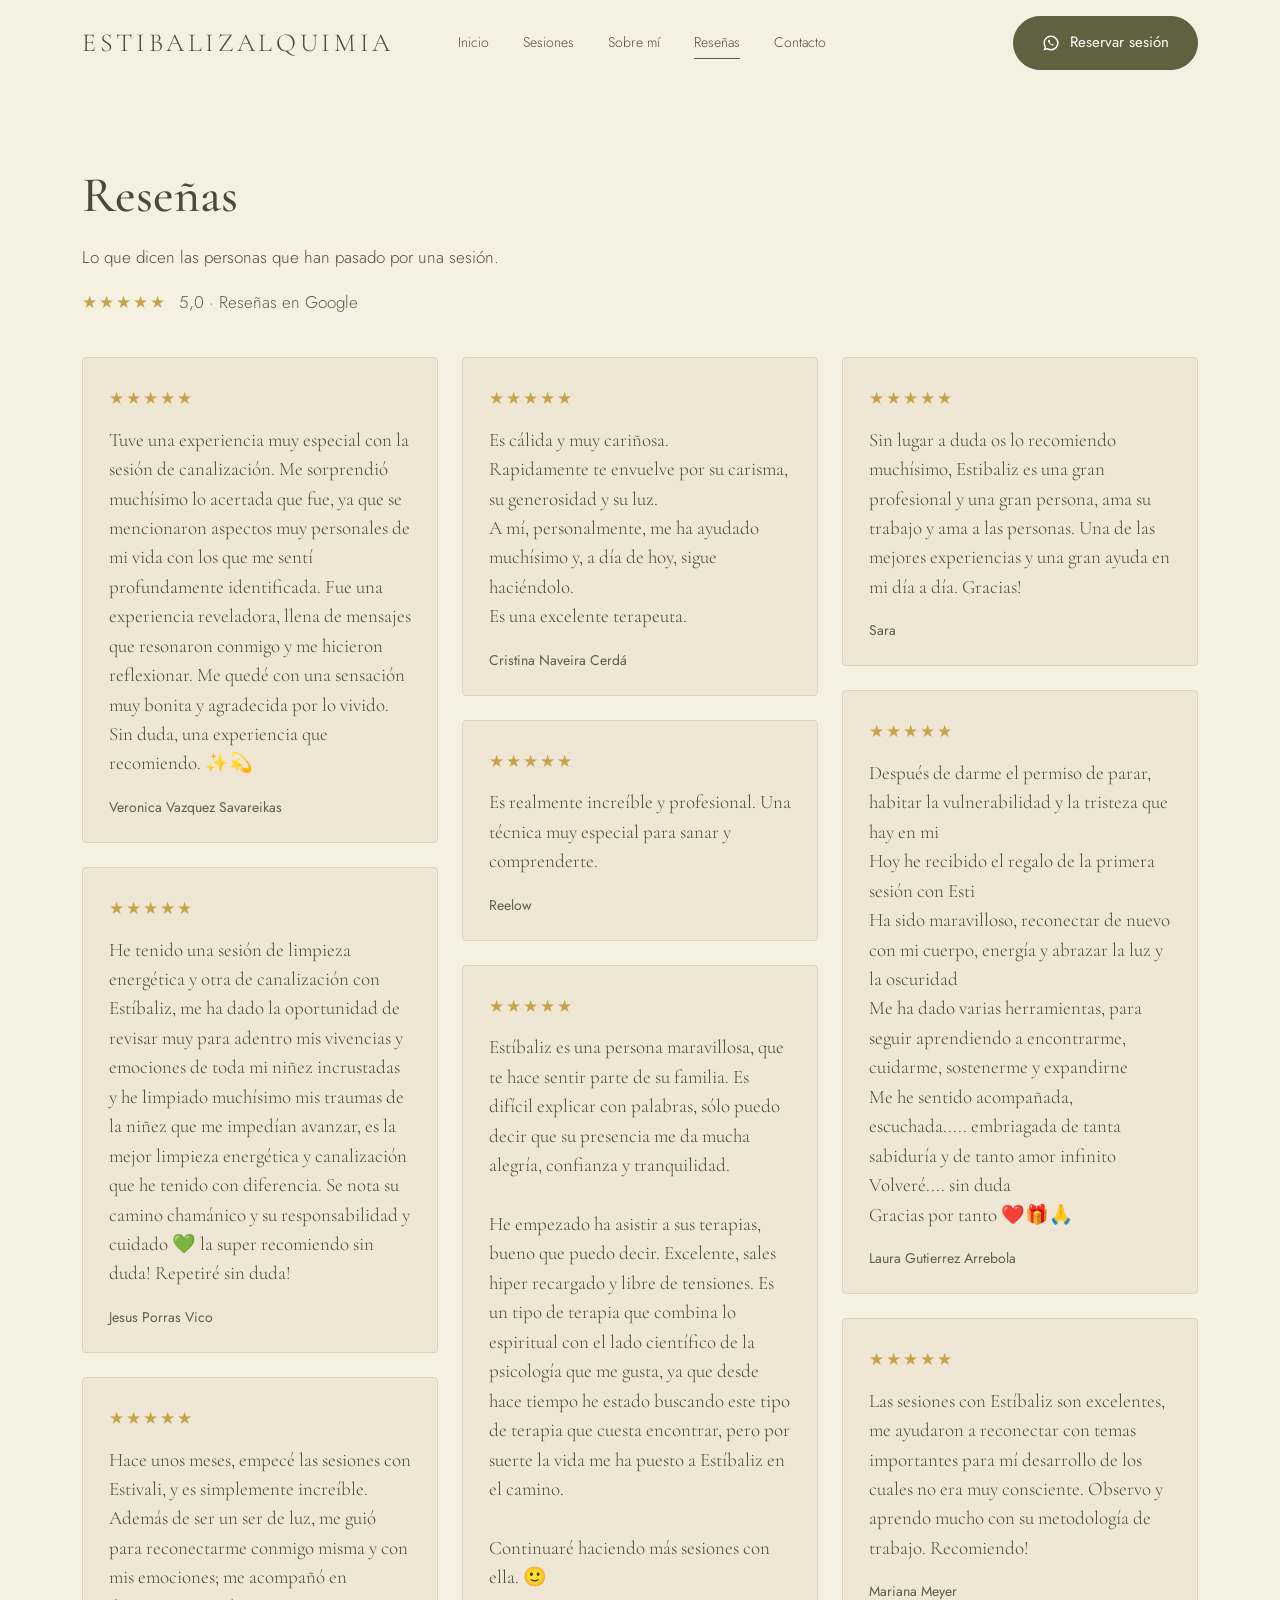
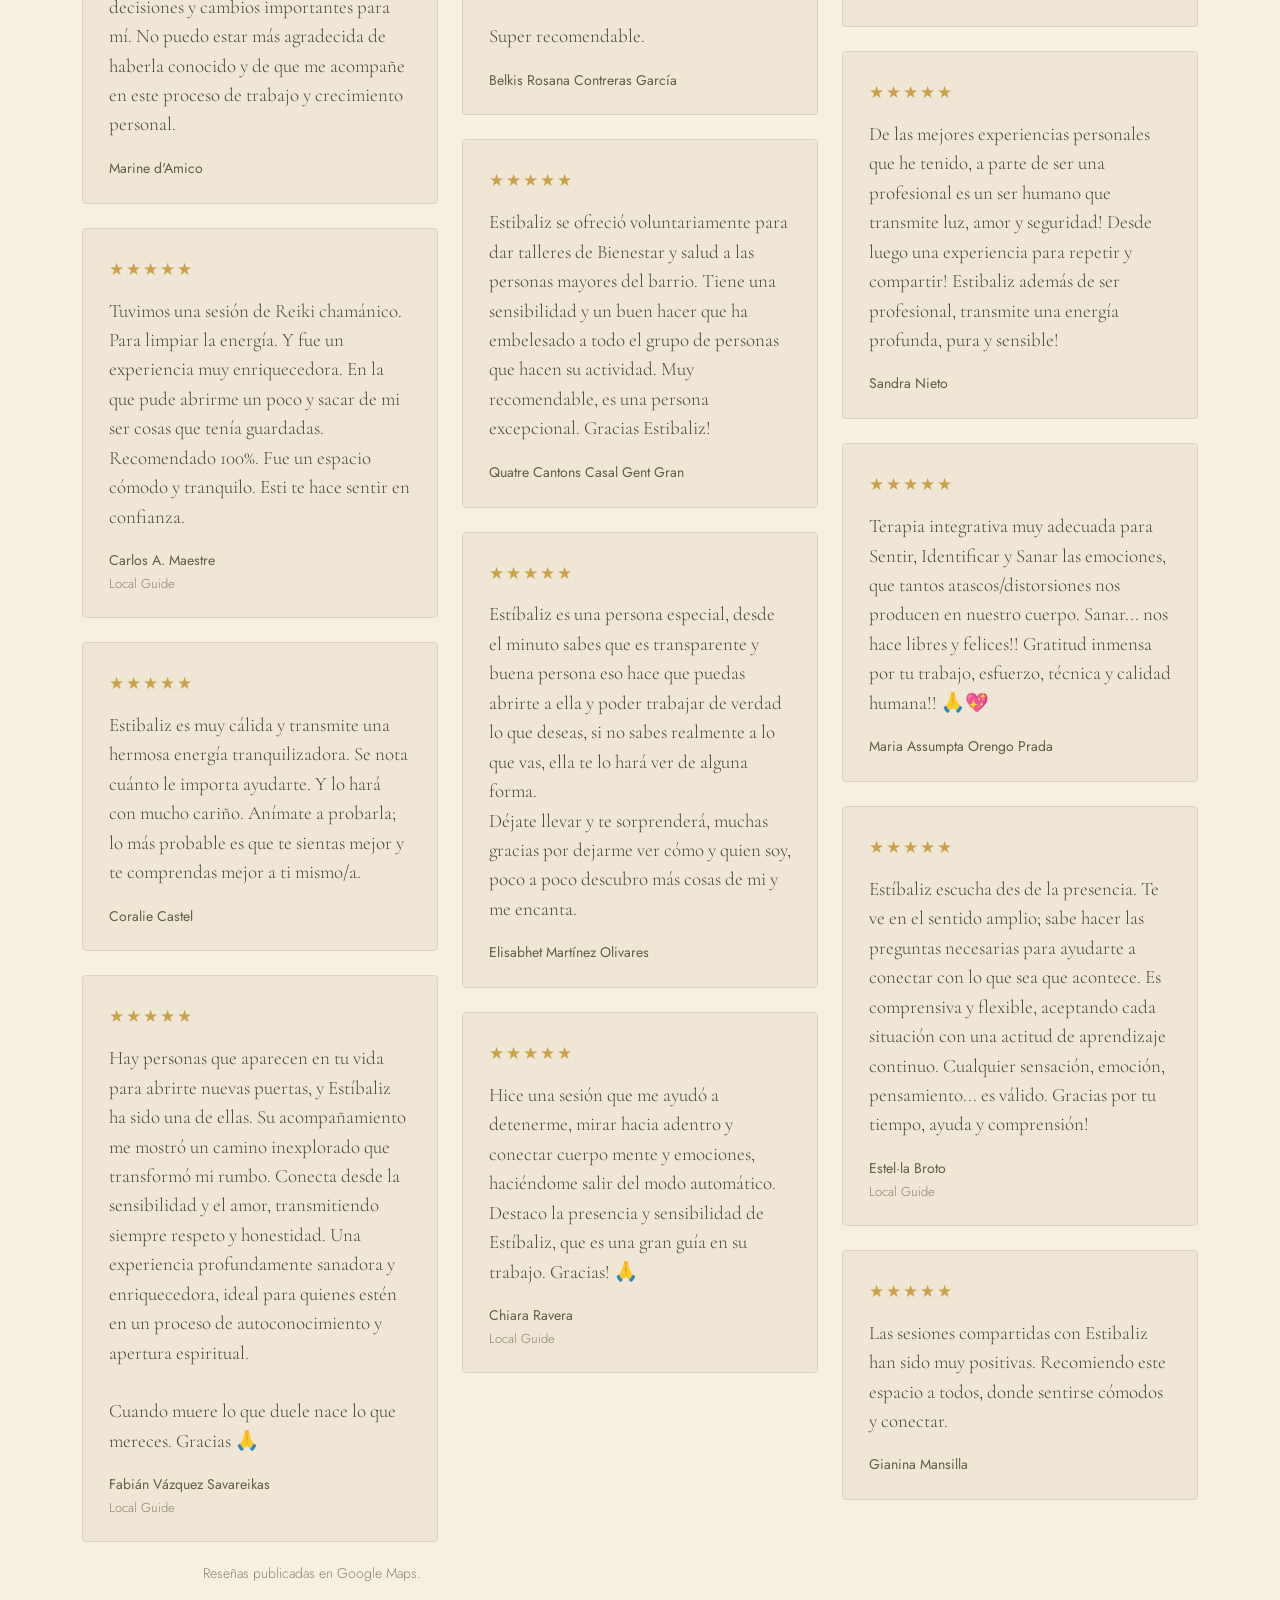
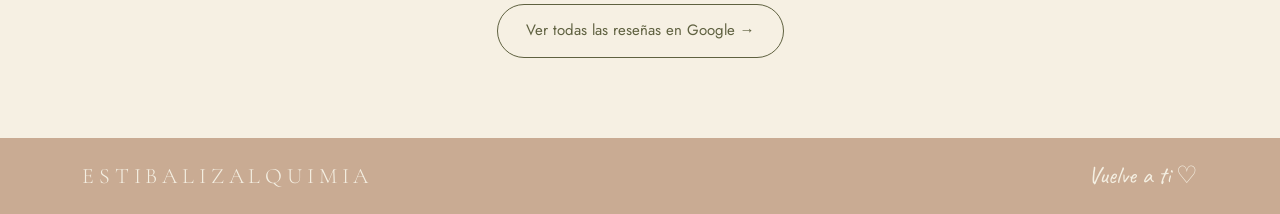
<file: resenas.html>
<!DOCTYPE html>
<html lang="es">
<head>
  <meta charset="utf-8">
  <meta name="viewport" content="width=device-width, initial-scale=1">
  <title>Reseñas de clientes · ESTIBALIZALQUIMIA</title>
  <meta name="description" content="Opiniones reales de personas que han hecho una sesión de terapia somática, reiki, canalización o limpieza energética con Estíbaliz en Barcelona.">
  <link rel="canonical" href="https://estibalizalquimia.es/resenas.html">
  <meta property="og:type" content="website">
  <meta property="og:site_name" content="ESTIBALIZALQUIMIA">
  <meta property="og:title" content="Reseñas de clientes · ESTIBALIZALQUIMIA">
  <meta property="og:description" content="Opiniones reales de personas que han hecho una sesión de terapia somática, reiki, canalización o limpieza energética con Estíbaliz en Barcelona.">
  <meta property="og:url" content="https://estibalizalquimia.es/resenas.html">
  <meta property="og:image" content="https://estibalizalquimia.es/images/about.jpg">
  <meta property="og:locale" content="es_ES">
  <meta name="twitter:card" content="summary_large_image">
  <link rel="preconnect" href="https://fonts.googleapis.com">
  <link href="https://fonts.googleapis.com/css2?family=Caveat:wght@400;500&family=Cormorant+Garamond:ital,wght@0,400;0,500;1,400&family=Jost:wght@300;400&display=swap" rel="stylesheet">
  <link rel="stylesheet" href="style.css">
</head>
<body class="page-reviews" data-page="reviews">
  <header class="site-header" id="header">
      <div class="wrap">
        <a href="index.html" class="logo">ESTIBALIZALQUIMIA</a>
        <nav class="nav" id="nav"><a href="index.html" class="">Inicio</a><a href="index.html#sesiones" class="">Sesiones</a><a href="sobre-mi.html" class="">Sobre mí</a><a href="resenas.html" class="active">Reseñas</a><a href="contacto.html" class="">Contacto</a></nav>
        <a class="btn header-book" href="https://wa.me/34622035176?text=Hola%2C%20quiero%20reservar%20una%20sesi%C3%B3n" target="_blank" rel="noopener"><svg viewBox="0 0 24 24"><path d="M12 2a10 10 0 00-8.5 15.2L2 22l5-1.4A10 10 0 1012 2zm0 2a8 8 0 11-4.2 14.8l-.4-.2-2.6.7.7-2.5-.3-.4A8 8 0 0112 4zM9 7.5c-.3 0-.6.4-.8.8-.5 1 0 2.300 1.100 3.700 1.300 1.700 2.900 2.800 4.500 3.200.9.200 1.800-.4 2-1.200l-1.800-.9-.8.800c-1.200-.5-2.300-1.600-2.900-2.800l.7-.8-.8-2c-.2-.5-.5-.5-1.200-.5z"></path></svg>Reservar sesión</a>
        <button class="menu-toggle" aria-label="Menu" onclick="document.getElementById('nav').classList.toggle('open')">☰</button>
      </div></header>
  <main id="app">
    <section class="page"><div class="wrap">
      <div class="reviews-head">
        <h1>Reseñas</h1>
        <p>Lo que dicen las personas que han pasado por una sesión.</p>
        <p class="reviews-summary"><span class="stars" aria-label="5 / 5">★★★★★</span> <span>5,0 · Reseñas en Google</span></p>
      </div>
      <div class="reviews">
        
        <figure class="review">
          <span class="stars" aria-label="5 / 5">★★★★★</span>
          <blockquote>Tuve una experiencia muy especial con la sesión de canalización. Me sorprendió muchísimo lo acertada que fue, ya que se mencionaron aspectos muy personales de mi vida con los que me sentí profundamente identificada. Fue una experiencia reveladora, llena de mensajes que resonaron conmigo y me hicieron reflexionar. Me quedé con una sensación muy bonita y agradecida por lo vivido. Sin duda, una experiencia que recomiendo. ✨💫</blockquote>
          <figcaption><strong>Veronica Vazquez Savareikas</strong></figcaption>
        </figure>
        <figure class="review">
          <span class="stars" aria-label="5 / 5">★★★★★</span>
          <blockquote>He tenido una sesión de limpieza energética y otra de canalización con Estíbaliz, me ha dado la oportunidad de revisar muy para adentro mis vivencias y emociones de toda mi niñez incrustadas y he limpiado muchísimo mis traumas de la niñez que me impedían avanzar, es la mejor limpieza energética y canalización que he tenido con diferencia. Se nota su camino chamánico y su responsabilidad y cuidado 💚 la super recomiendo sin duda! Repetiré sin duda!</blockquote>
          <figcaption><strong>Jesus Porras Vico</strong></figcaption>
        </figure>
        <figure class="review">
          <span class="stars" aria-label="5 / 5">★★★★★</span>
          <blockquote>Hace unos meses, empecé las sesiones con Estivali, y es simplemente increíble. Además de ser un ser de luz, me guió para reconectarme conmigo misma y con mis emociones; me acompañó en decisiones y cambios importantes para mí. No puedo estar más agradecida de haberla conocido y de que me acompañe en este proceso de trabajo y crecimiento personal.</blockquote>
          <figcaption><strong>Marine d'Amico</strong></figcaption>
        </figure>
        <figure class="review">
          <span class="stars" aria-label="5 / 5">★★★★★</span>
          <blockquote>Tuvimos una sesión de Reiki chamánico. Para limpiar la energía. Y fue un experiencia muy enriquecedora. En la que pude abrirme un poco y sacar de mi ser cosas que tenía guardadas. Recomendado 100%. Fue un espacio cómodo y tranquilo. Esti te hace sentir en confianza.</blockquote>
          <figcaption><strong>Carlos A. Maestre</strong><span>Local Guide</span></figcaption>
        </figure>
        <figure class="review">
          <span class="stars" aria-label="5 / 5">★★★★★</span>
          <blockquote>Estibaliz es muy cálida y transmite una hermosa energía tranquilizadora. Se nota cuánto le importa ayudarte. Y lo hará con mucho cariño. Anímate a probarla; lo más probable es que te sientas mejor y te comprendas mejor a ti mismo/a.</blockquote>
          <figcaption><strong>Coralie Castel</strong></figcaption>
        </figure>
        <figure class="review">
          <span class="stars" aria-label="5 / 5">★★★★★</span>
          <blockquote>Hay personas que aparecen en tu vida para abrirte nuevas puertas, y Estíbaliz ha sido una de ellas. Su acompañamiento me mostró un camino inexplorado que transformó mi rumbo. Conecta desde la sensibilidad y el amor, transmitiendo siempre respeto y honestidad. Una experiencia profundamente sanadora y enriquecedora, ideal para quienes estén en un proceso de autoconocimiento y apertura espiritual.<br><br>Cuando muere lo que duele nace lo que mereces. Gracias 🙏</blockquote>
          <figcaption><strong>Fabián Vázquez Savareikas</strong><span>Local Guide</span></figcaption>
        </figure>
        <figure class="review">
          <span class="stars" aria-label="5 / 5">★★★★★</span>
          <blockquote>Es cálida y muy cariñosa.<br>Rapidamente te envuelve por su carisma, su generosidad y su luz.<br>A mí, personalmente, me ha ayudado muchísimo y, a día de hoy, sigue haciéndolo.<br>Es una excelente terapeuta.</blockquote>
          <figcaption><strong>Cristina Naveira Cerdá</strong></figcaption>
        </figure>
        <figure class="review">
          <span class="stars" aria-label="5 / 5">★★★★★</span>
          <blockquote>Es realmente increíble y profesional. Una técnica muy especial para sanar y comprenderte.</blockquote>
          <figcaption><strong>Reelow</strong></figcaption>
        </figure>
        <figure class="review">
          <span class="stars" aria-label="5 / 5">★★★★★</span>
          <blockquote>Estíbaliz es una persona maravillosa, que te hace sentir parte de su familia. Es difícil explicar con palabras, sólo puedo decir que su presencia me da mucha alegría, confianza y tranquilidad.<br><br>He empezado ha asistir a sus terapias, bueno que puedo decir. Excelente, sales hiper recargado y libre de tensiones. Es un tipo de terapia que combina lo espiritual con el lado científico de la psicología que me gusta, ya que desde hace tiempo he estado buscando este tipo de terapia que cuesta encontrar, pero por suerte la vida me ha puesto a Estíbaliz en el camino.<br><br>Continuaré haciendo más sesiones con ella. 🙂<br><br>Super recomendable.</blockquote>
          <figcaption><strong>Belkis Rosana Contreras García</strong></figcaption>
        </figure>
        <figure class="review">
          <span class="stars" aria-label="5 / 5">★★★★★</span>
          <blockquote>Estibaliz se ofreció voluntariamente para dar talleres de Bienestar y salud a las personas mayores del barrio. Tiene una sensibilidad y un buen hacer que ha embelesado a todo el grupo de personas que hacen su actividad. Muy recomendable, es una persona excepcional. Gracias Estibaliz!</blockquote>
          <figcaption><strong>Quatre Cantons Casal Gent Gran</strong></figcaption>
        </figure>
        <figure class="review">
          <span class="stars" aria-label="5 / 5">★★★★★</span>
          <blockquote>Estíbaliz es una persona especial, desde el minuto sabes que es transparente y buena persona eso hace que puedas abrirte a ella y poder trabajar de verdad lo que deseas, si no sabes realmente a lo que vas, ella te lo hará ver de alguna forma.<br>Déjate llevar y te sorprenderá, muchas gracias por dejarme ver cómo y quien soy, poco a poco descubro más cosas de mi y me encanta.</blockquote>
          <figcaption><strong>Elisabhet Martínez Olivares</strong></figcaption>
        </figure>
        <figure class="review">
          <span class="stars" aria-label="5 / 5">★★★★★</span>
          <blockquote>Hice una sesión que me ayudó a detenerme, mirar hacia adentro y conectar cuerpo mente y emociones, haciéndome salir del modo automático. Destaco la presencia y sensibilidad de Estíbaliz, que es una gran guía en su trabajo. Gracias! 🙏</blockquote>
          <figcaption><strong>Chiara Ravera</strong><span>Local Guide</span></figcaption>
        </figure>
        <figure class="review">
          <span class="stars" aria-label="5 / 5">★★★★★</span>
          <blockquote>Sin lugar a duda os lo recomiendo muchísimo, Estibaliz es una gran profesional y una gran persona, ama su trabajo y ama a las personas. Una de las mejores experiencias y una gran ayuda en mi día a día. Gracias!</blockquote>
          <figcaption><strong>Sara</strong></figcaption>
        </figure>
        <figure class="review">
          <span class="stars" aria-label="5 / 5">★★★★★</span>
          <blockquote>Después de darme el permiso de parar, habitar la vulnerabilidad y la tristeza que hay en mi<br>Hoy he recibido el regalo de la primera sesión con Esti<br>Ha sido maravilloso, reconectar de nuevo con mi cuerpo, energía y abrazar la luz y la oscuridad<br>Me ha dado varias herramientas, para seguir aprendiendo a encontrarme, cuidarme, sostenerme y expandirne<br>Me he sentido acompañada, escuchada..... embriagada de tanta sabiduría y de tanto amor infinito<br>Volveré.... sin duda<br>Gracias por tanto ❤️🎁🙏</blockquote>
          <figcaption><strong>Laura Gutierrez Arrebola</strong></figcaption>
        </figure>
        <figure class="review">
          <span class="stars" aria-label="5 / 5">★★★★★</span>
          <blockquote>Las sesiones con Estíbaliz son excelentes, me ayudaron a reconectar con temas importantes para mí desarrollo de los cuales no era muy consciente. Observo y aprendo mucho con su metodología de trabajo. Recomiendo!</blockquote>
          <figcaption><strong>Mariana Meyer</strong></figcaption>
        </figure>
        <figure class="review">
          <span class="stars" aria-label="5 / 5">★★★★★</span>
          <blockquote>De las mejores experiencias personales que he tenido, a parte de ser una profesional es un ser humano que transmite luz, amor y seguridad! Desde luego una experiencia para repetir y compartir! Estibaliz además de ser profesional, transmite una energía profunda, pura y sensible!</blockquote>
          <figcaption><strong>Sandra Nieto</strong></figcaption>
        </figure>
        <figure class="review">
          <span class="stars" aria-label="5 / 5">★★★★★</span>
          <blockquote>Terapia integrativa muy adecuada para Sentir, Identificar y Sanar las emociones, que tantos atascos/distorsiones nos producen en nuestro cuerpo. Sanar... nos hace libres y felices!! Gratitud inmensa por tu trabajo, esfuerzo, técnica y calidad humana!! 🙏💖</blockquote>
          <figcaption><strong>Maria Assumpta Orengo Prada</strong></figcaption>
        </figure>
        <figure class="review">
          <span class="stars" aria-label="5 / 5">★★★★★</span>
          <blockquote>Estíbaliz escucha des de la presencia. Te ve en el sentido amplio; sabe hacer las preguntas necesarias para ayudarte a conectar con lo que sea que acontece. Es comprensiva y flexible, aceptando cada situación con una actitud de aprendizaje continuo. Cualquier sensación, emoción, pensamiento... es válido. Gracias por tu tiempo, ayuda y comprensión!</blockquote>
          <figcaption><strong>Estel·la Broto</strong><span>Local Guide</span></figcaption>
        </figure>
        <figure class="review">
          <span class="stars" aria-label="5 / 5">★★★★★</span>
          <blockquote>Las sesiones compartidas con Estibaliz han sido muy positivas. Recomiendo este espacio a todos, donde sentirse cómodos y conectar.</blockquote>
          <figcaption><strong>Gianina Mansilla</strong></figcaption>
        </figure>
      </div>
      <div class="reviews-foot">
        <p class="note">Reseñas publicadas en Google Maps.</p>
        <a class="btn outline" href="https://www.google.com/maps/place/EstibalizAlquimia+%F0%9F%8C%BF+Somatic+%26+Energetic+Therapy,+Shamanic+Reiki,+Transpersonal+Tarot+and+Energy+Cleansing./@41.3942239,2.1903321,17z/data=!4m8!3m7!1s0x21ed8da316d9a655:0xafae8b8bbbfdfa0d!8m2!3d41.3942239!4d2.1903321!9m1!1b1!16s%2Fg%2F11vrvfbw17" target="_blank" rel="noopener">Ver todas las reseñas en Google →</a>
      </div>
    </div></section></main>
  <footer class="site-footer" id="footer"><div class="wrap"><span class="txt">ESTIBALIZALQUIMIA</span><span class="script">Vuelve a ti ♡</span></div></footer>
  <script src="content.js"></script>
  <script src="resenas.js"></script>
  <script src="site.js"></script>
</body>
</html>
</file>
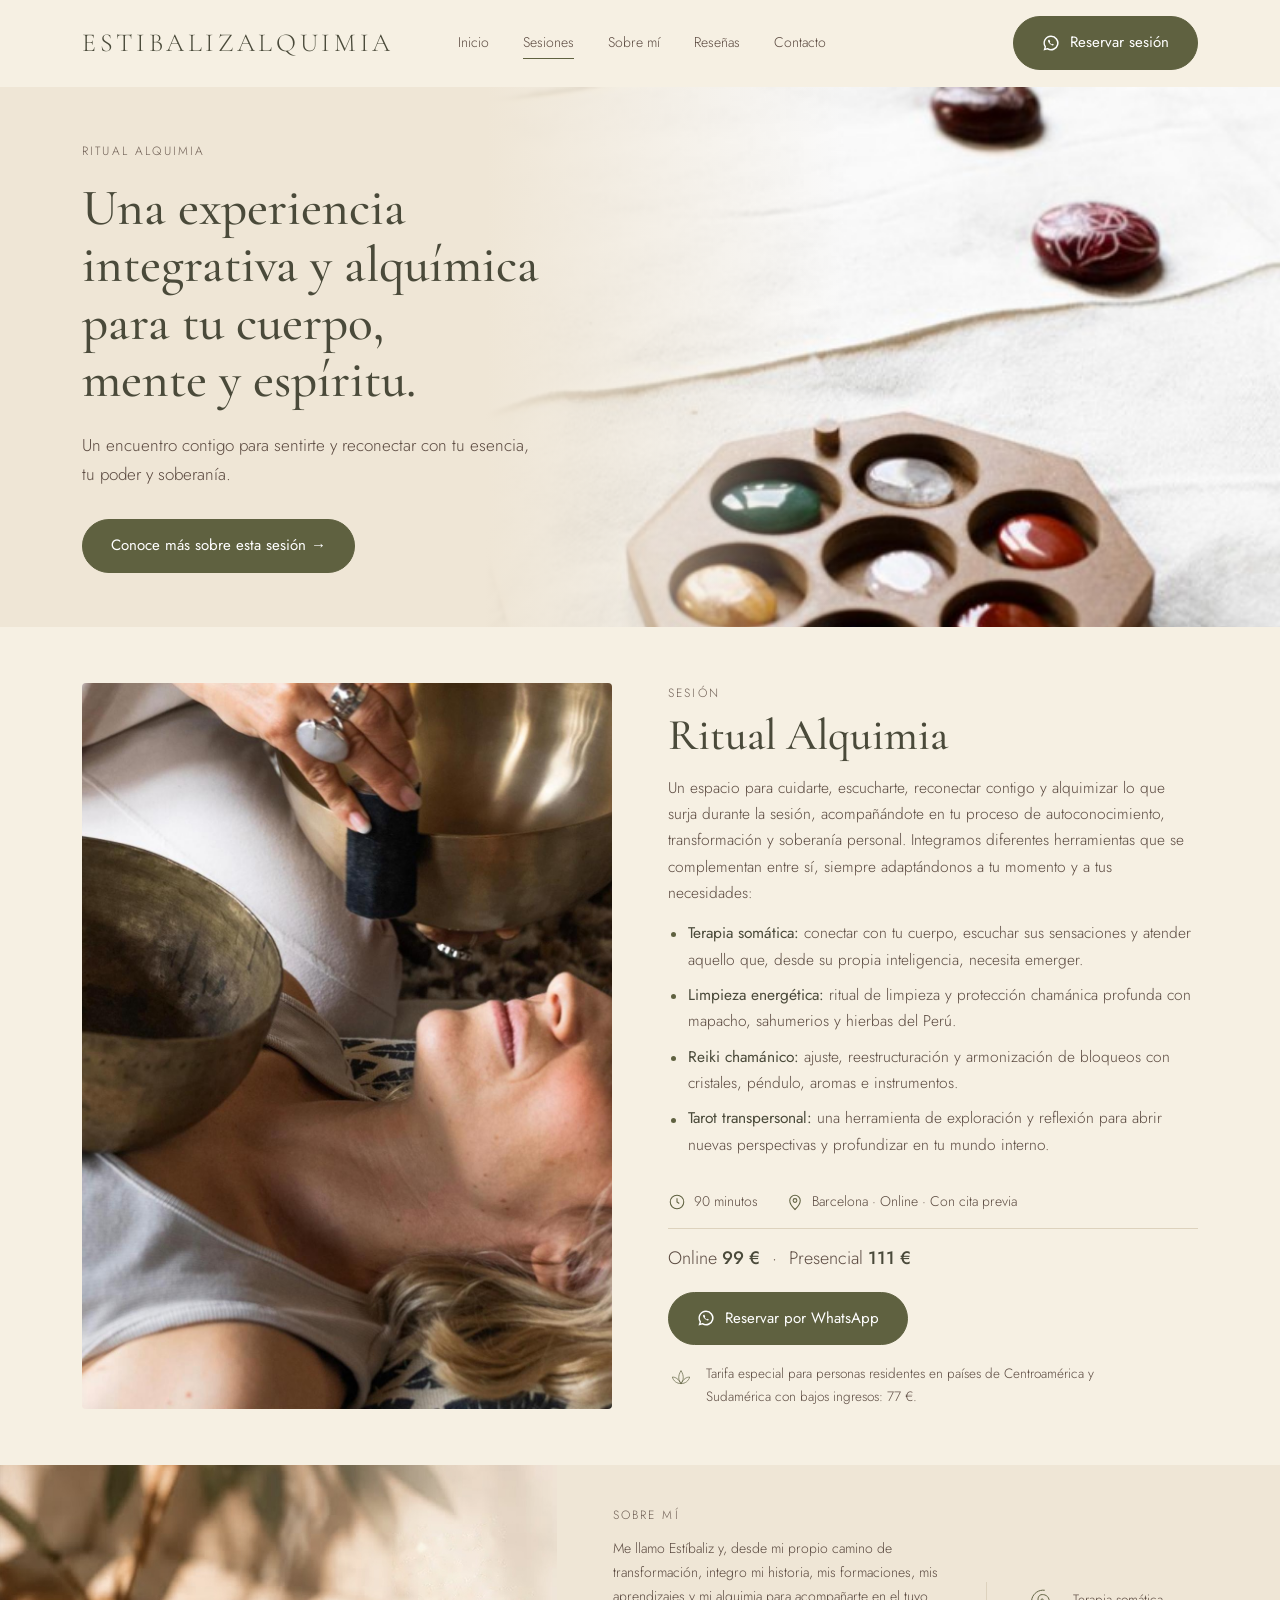
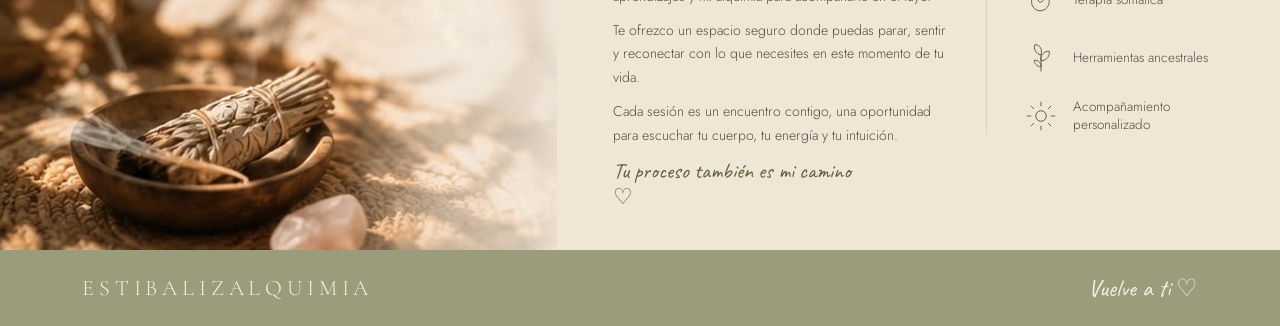
<file: ritual-alquimia-barcelona.html>
<!DOCTYPE html>
<html lang="es">
<head>
  <meta charset="utf-8">
  <meta name="viewport" content="width=device-width, initial-scale=1">
  <title>Ritual Alquimia en Barcelona · ESTIBALIZALQUIMIA</title>
  <meta name="description" content="Ritual Alquimia en Barcelona: una experiencia integrativa que une terapia somática, limpieza energética, reiki chamánico y tarot transpersonal. Presencial u online.">
  <link rel="canonical" href="https://estibalizalquimia.es/ritual-alquimia-barcelona.html">
  <meta property="og:type" content="website">
  <meta property="og:site_name" content="ESTIBALIZALQUIMIA">
  <meta property="og:title" content="Ritual Alquimia en Barcelona · ESTIBALIZALQUIMIA">
  <meta property="og:description" content="Ritual Alquimia en Barcelona: una experiencia integrativa que une terapia somática, limpieza energética, reiki chamánico y tarot transpersonal. Presencial u online.">
  <meta property="og:url" content="https://estibalizalquimia.es/ritual-alquimia-barcelona.html">
  <meta property="og:image" content="https://estibalizalquimia.es/images/about.jpg">
  <meta property="og:locale" content="es_ES">
  <meta name="twitter:card" content="summary_large_image">
  <script type="application/ld+json">
{
  "@context": "https://schema.org",
  "@type": "Service",
  "name": "Ritual Alquimia en Barcelona",
  "description": "Ritual Alquimia en Barcelona: una experiencia integrativa que une terapia somática, limpieza energética, reiki chamánico y tarot transpersonal. Presencial u online.",
  "url": "https://estibalizalquimia.es/ritual-alquimia-barcelona.html",
  "serviceType": "Ritual Alquimia",
  "areaServed": {
    "@type": "City",
    "name": "Barcelona"
  },
  "provider": {
    "@type": "LocalBusiness",
    "name": "EstibalizAlquimia",
    "url": "https://estibalizalquimia.es/",
    "telephone": "+34622035176",
    "address": {
      "@type": "PostalAddress",
      "streetAddress": "Carrer de Pujades, 27",
      "postalCode": "08018",
      "addressLocality": "Barcelona",
      "addressCountry": "ES"
    }
  }
}
  </script>
  <link rel="preconnect" href="https://fonts.googleapis.com">
  <link href="https://fonts.googleapis.com/css2?family=Caveat:wght@400;500&family=Cormorant+Garamond:ital,wght@0,400;0,500;1,400&family=Jost:wght@300;400&display=swap" rel="stylesheet">
  <link rel="stylesheet" href="style.css">
</head>
<body class="page-session" data-page="session" data-session="ritual-alquimia">
  <header class="site-header" id="header">
      <div class="wrap">
        <a href="index.html" class="logo">ESTIBALIZALQUIMIA</a>
        <nav class="nav" id="nav"><a href="index.html" class="">Inicio</a><a href="index.html#sesiones" class="active">Sesiones</a><a href="sobre-mi.html" class="">Sobre mí</a><a href="resenas.html" class="">Reseñas</a><a href="contacto.html" class="">Contacto</a></nav>
        <a class="btn header-book" href="https://wa.me/34622035176?text=Hola%2C%20quiero%20reservar%20una%20sesi%C3%B3n" target="_blank" rel="noopener"><svg viewBox="0 0 24 24"><path d="M12 2a10 10 0 00-8.5 15.2L2 22l5-1.4A10 10 0 1012 2zm0 2a8 8 0 11-4.2 14.8l-.4-.2-2.6.7.7-2.5-.3-.4A8 8 0 0112 4zM9 7.5c-.3 0-.6.4-.8.8-.5 1 0 2.300 1.100 3.700 1.300 1.700 2.900 2.800 4.500 3.200.9.200 1.800-.4 2-1.200l-1.800-.9-.8.800c-1.200-.5-2.300-1.600-2.900-2.800l.7-.8-.8-2c-.2-.5-.5-.5-1.200-.5z"></path></svg>Reservar sesión</a>
        <button class="menu-toggle" aria-label="Menu" onclick="document.getElementById('nav').classList.toggle('open')">☰</button>
      </div></header>
  <main id="app">
    <section class="hero">
      <div class="wrap"><div class="hero-text">
        <div class="eyebrow">RITUAL ALQUIMIA</div>
        <h1>Una experiencia integrativa y alquímica para tu cuerpo,<br>mente y espíritu.</h1>
        <p>Un encuentro contigo para sentirte y reconectar con tu esencia,<br>tu poder y soberanía.</p>
        <a class="btn" href="#detalle">Conoce más sobre esta sesión →</a>
      </div></div>
      <div class="hero-img" style="background-image:url('images/servicio-ritual-alquimia-banner.jpg');background-position:center 68%"></div>
    </section>
    <section class="session" id="detalle"><div class="wrap">
      <div class="session-img" style="background-image:url('images/servicio-ritual-alquimia.jpg');background-position:center 65%"></div>
      <div>
        <div class="eyebrow">SESIÓN</div>
        <h2>Ritual Alquimia</h2>
        
        <p>Un espacio para cuidarte, escucharte, reconectar contigo y alquimizar lo que surja durante la sesión, acompañándote en tu proceso de autoconocimiento, transformación y soberanía personal. Integramos diferentes herramientas que se complementan entre sí, siempre adaptándonos a tu momento y a tus necesidades:</p>
        <ul class="points"><li><strong>Terapia somática:</strong> conectar con tu cuerpo, escuchar sus sensaciones y atender aquello que, desde su propia inteligencia, necesita emerger.</li><li><strong>Limpieza energética:</strong> ritual de limpieza y protección chamánica profunda con mapacho, sahumerios y hierbas del Perú.</li><li><strong>Reiki chamánico:</strong> ajuste, reestructuración y armonización de bloqueos con cristales, péndulo, aromas e instrumentos.</li><li><strong>Tarot transpersonal:</strong> una herramienta de exploración y reflexión para abrir nuevas perspectivas y profundizar en tu mundo interno.</li></ul>
        
        
        <div class="meta"><span><svg viewBox="0 0 24 24"><circle cx="12" cy="12" r="9"></circle><path d="M12 7v5l3 2"></path></svg>90 minutos</span><span><svg viewBox="0 0 24 24"><path d="M12 22s7-6.5 7-12a7 7 0 10-14 0c0 5.5 7 12 7 12z"></path><circle cx="12" cy="10" r="2.5"></circle></svg>Barcelona · Online · Con cita previa</span></div>
        <div class="prices">Online <b>99 €</b><span class="dot">·</span>Presencial <b>111 €</b></div>
        
        <a class="btn" href="https://wa.me/34622035176?text=Hola%2C%20quiero%20reservar%20una%20sesi%C3%B3n" target="_blank" rel="noopener"><svg viewBox="0 0 24 24"><path d="M12 2a10 10 0 00-8.5 15.2L2 22l5-1.4A10 10 0 1012 2zm0 2a8 8 0 11-4.2 14.8l-.4-.2-2.6.7.7-2.5-.3-.4A8 8 0 0112 4zM9 7.5c-.3 0-.6.4-.8.8-.5 1 0 2.300 1.100 3.700 1.300 1.700 2.900 2.800 4.500 3.200.9.200 1.800-.4 2-1.200l-1.800-.9-.8.800c-1.200-.5-2.300-1.600-2.900-2.800l.7-.8-.8-2c-.2-.5-.5-.5-1.200-.5z"></path></svg>Reservar por WhatsApp</a>
        <div class="special"><svg viewBox="0 0 48 48"><path d="M24 38c-8 0-14-5-16-12 6 0 11 3 16 12 5-9 10-12 16-12-2 7-8 12-16 12zM24 38c-5-6-6-14 0-24 6 10 5 18 0 24z"></path></svg><span>Tarifa especial para personas residentes en países de Centroamérica y Sudamérica con bajos ingresos: 77 €.</span></div>
        
      </div>
    </div></section>
    
    <section class="band"><div class="wrap">
      <div class="band-img" style="background-image:url('images/about.jpg')"></div>
      <div class="band-body">
        <div>
          <div class="eyebrow">SOBRE MÍ</div>
          
          <p>Me llamo Estíbaliz y, desde mi propio camino de transformación, integro mi historia, mis formaciones, mis aprendizajes y mi alquimia para acompañarte en el tuyo.</p><p>Te ofrezco un espacio seguro donde puedas parar, sentir y reconectar con lo que necesites en este momento de tu vida.</p><p>Cada sesión es un encuentro contigo, una oportunidad para escuchar tu cuerpo, tu energía y tu intuición.</p>
          <div class="script">Tu proceso también es mi camino<br>♡</div>
        </div>
        <div class="highlights">
          <div><svg viewBox="0 0 48 48"><path d="M24 24c0-2 3-2 3 0s-4 4-6 2-1-8 3-9 11 1 11 9-8 14-15 12-10-9-8-16 9-12 17-11"></path></svg><span>Terapia somática</span></div><div><svg viewBox="0 0 48 48"><path d="M24 42V20M24 20c-8-2-10-9-8-14 7 1 10 6 8 14zM24 28c8-1 12-7 11-13-8 0-12 5-11 13zM24 36c-6-1-9-5-9-9 6 0 9 3 9 9z"></path></svg><span>Herramientas ancestrales</span></div><div><svg viewBox="0 0 48 48"><circle cx="24" cy="24" r="7"></circle><path d="M24 5v6M24 37v6M5 24h6M37 24h6M10.5 10.5l4 4M33.5 33.5l4 4M37.5 10.5l-4 4M14.5 33.5l-4 4"></path></svg><span>Acompañamiento personalizado</span></div>
        </div>
      </div>
    </div></section></main>
  <footer class="site-footer" id="footer"><div class="wrap"><span class="txt">ESTIBALIZALQUIMIA</span><span class="script">Vuelve a ti ♡</span></div></footer>
  <script src="content.js"></script>
  <script src="site.js"></script>
</body>
</html>
</file>
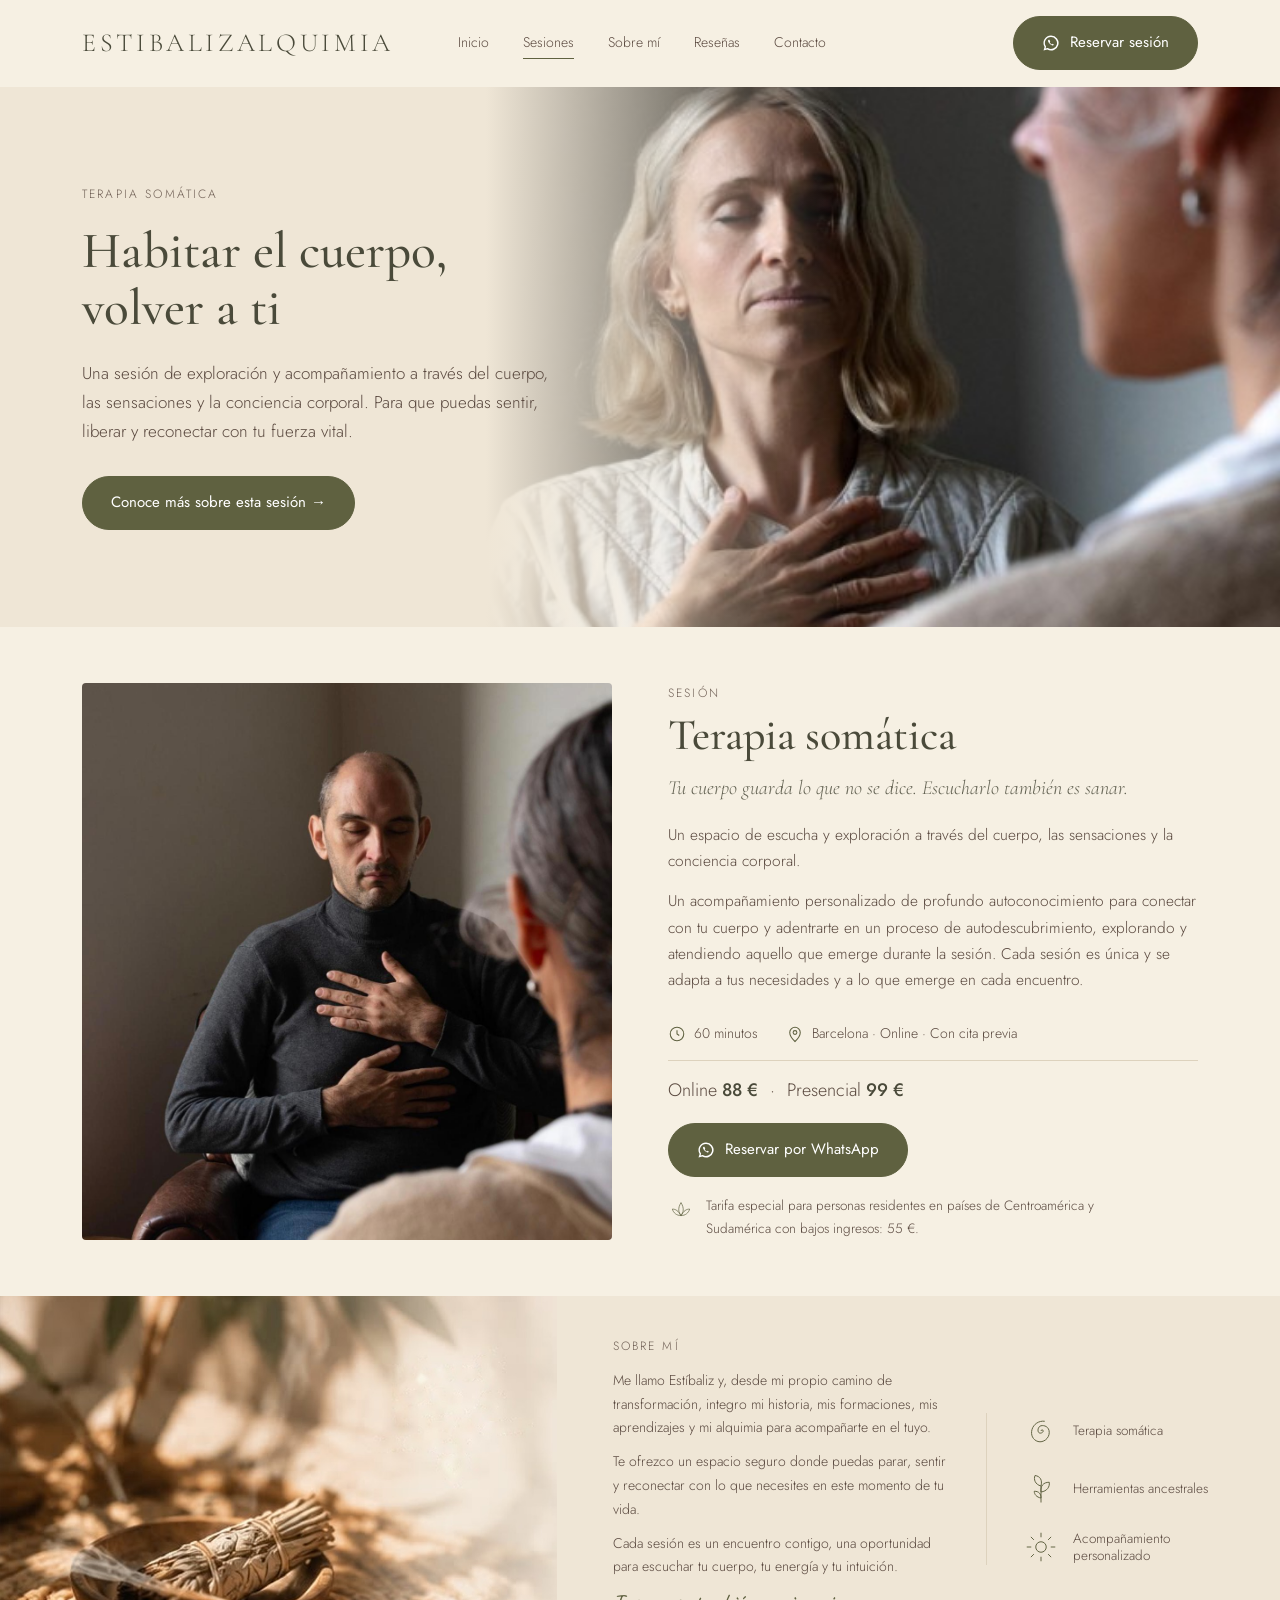
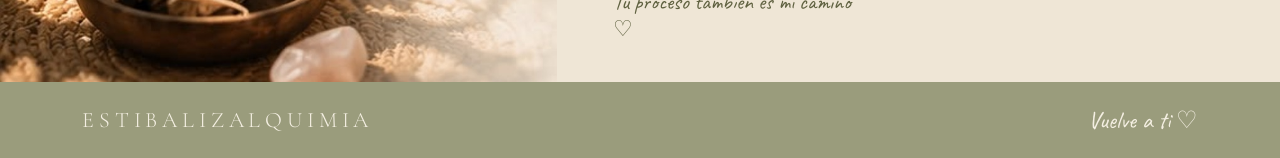
<file: sesion.html>
<!DOCTYPE html>
<html lang="es">
<head>
  <meta charset="utf-8">
  <meta name="viewport" content="width=device-width, initial-scale=1">
  <title>Sesión · ESTIBALIZALQUIMIA</title>
  <meta name="description" content="Sesiones de terapia somática, reiki, tarot, canalización y limpieza energética en Barcelona.">
  <meta name="robots" content="noindex">
  <meta property="og:type" content="website">
  <meta property="og:site_name" content="ESTIBALIZALQUIMIA">
  <meta property="og:title" content="Sesión · ESTIBALIZALQUIMIA">
  <meta property="og:description" content="Sesiones de terapia somática, reiki, tarot, canalización y limpieza energética en Barcelona.">
  <meta property="og:url" content="https://estibalizalquimia.es/sesion.html">
  <meta property="og:image" content="https://estibalizalquimia.es/images/about.jpg">
  <meta property="og:locale" content="es_ES">
  <meta name="twitter:card" content="summary_large_image">
  <link rel="preconnect" href="https://fonts.googleapis.com">
  <link href="https://fonts.googleapis.com/css2?family=Caveat:wght@400;500&family=Cormorant+Garamond:ital,wght@0,400;0,500;1,400&family=Jost:wght@300;400&display=swap" rel="stylesheet">
  <link rel="stylesheet" href="style.css">
</head>
<body class="page-session" data-page="session">
  <header class="site-header" id="header"></header>
  <main id="app"></main>
  <footer class="site-footer" id="footer"></footer>
  <script src="content.js"></script>
  <script src="site.js"></script>
</body>
</html>
</file>
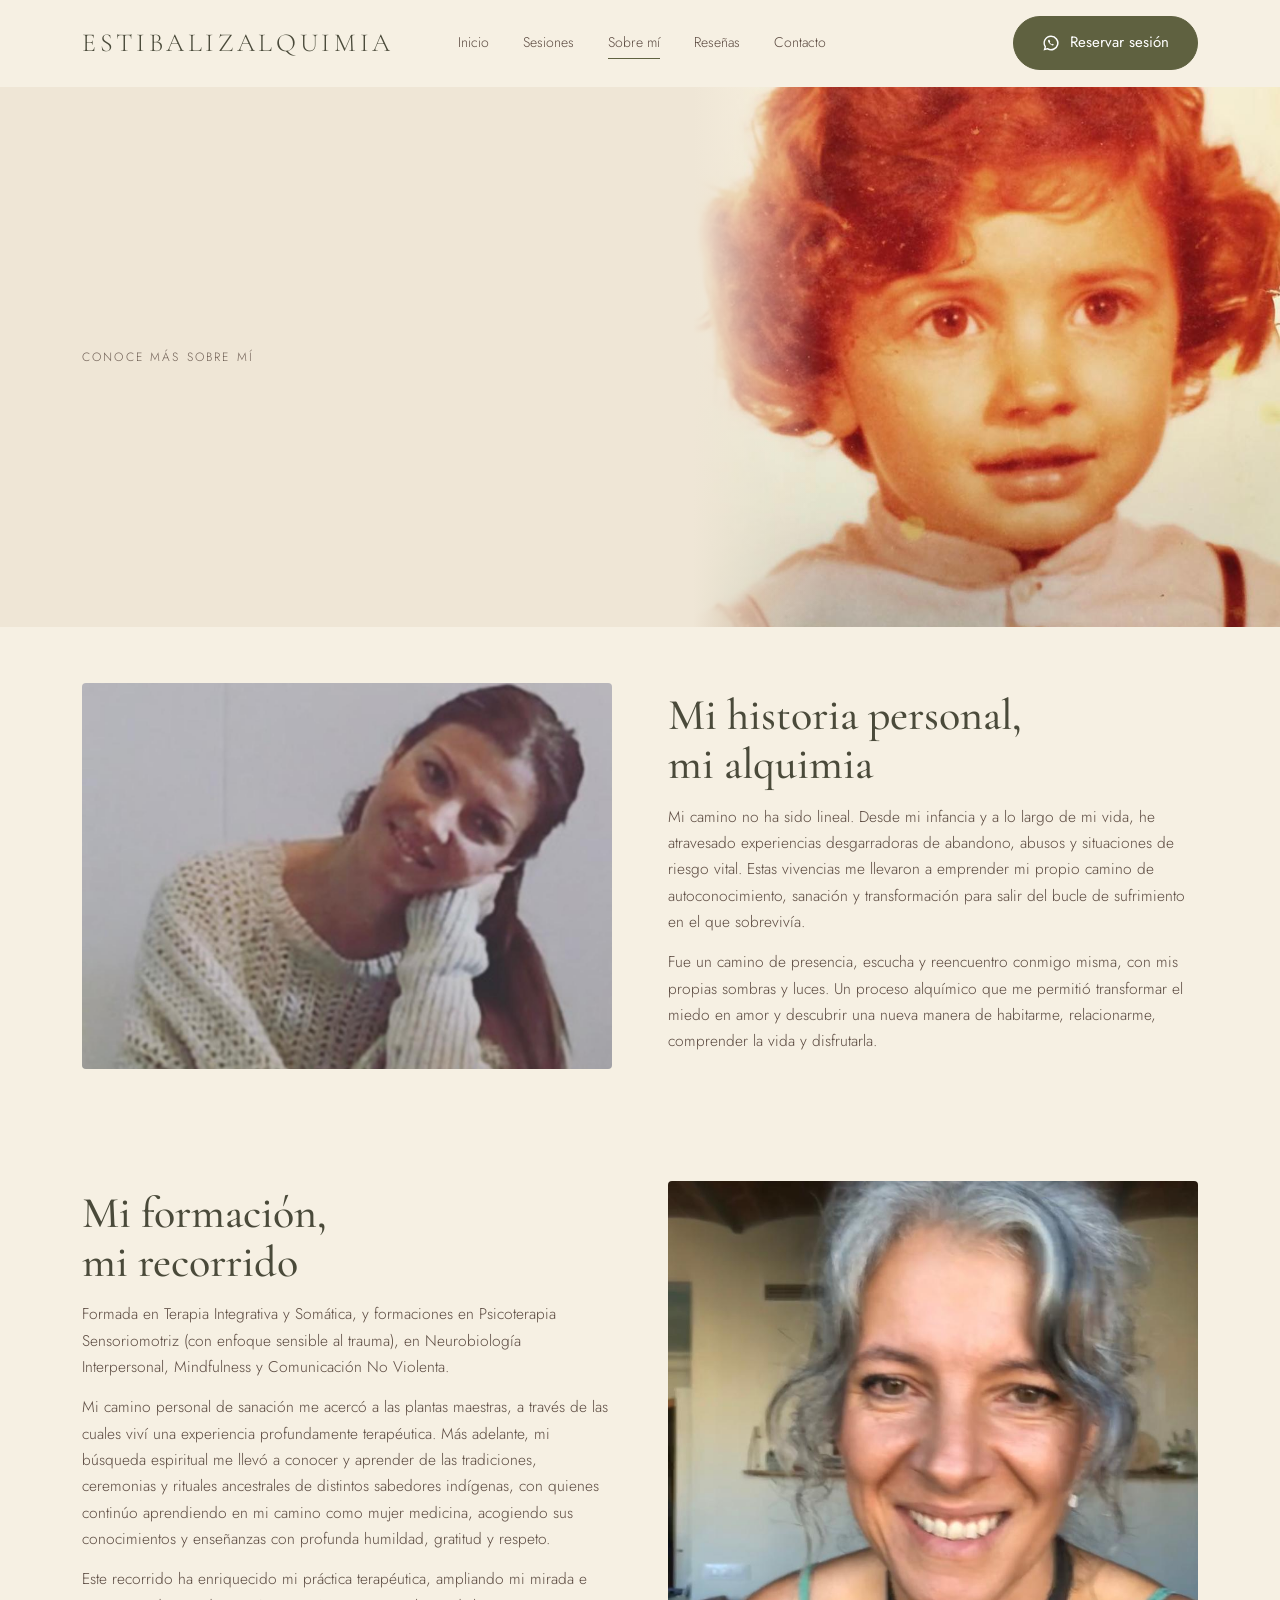
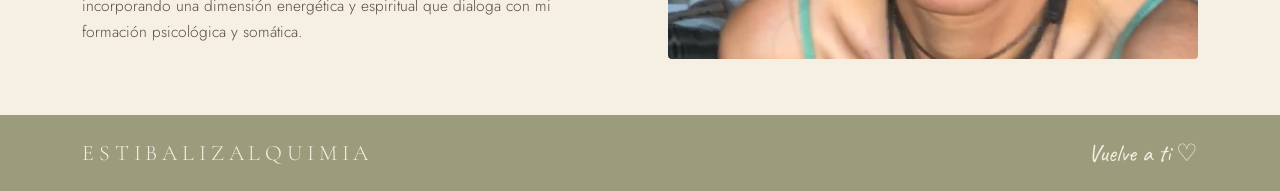
<file: sobre-mi.html>
<!DOCTYPE html>
<html lang="es">
<head>
  <meta charset="utf-8">
  <meta name="viewport" content="width=device-width, initial-scale=1">
  <title>Sobre mí · Estíbaliz, terapeuta en Barcelona · ESTIBALIZALQUIMIA</title>
  <meta name="description" content="Conoce la historia y la formación de Estíbaliz: terapia somática, reiki chamánico, tarot transpersonal y canalización en Barcelona.">
  <link rel="canonical" href="https://estibalizalquimia.es/sobre-mi.html">
  <meta property="og:type" content="website">
  <meta property="og:site_name" content="ESTIBALIZALQUIMIA">
  <meta property="og:title" content="Sobre mí · Estíbaliz, terapeuta en Barcelona · ESTIBALIZALQUIMIA">
  <meta property="og:description" content="Conoce la historia y la formación de Estíbaliz: terapia somática, reiki chamánico, tarot transpersonal y canalización en Barcelona.">
  <meta property="og:url" content="https://estibalizalquimia.es/sobre-mi.html">
  <meta property="og:image" content="https://estibalizalquimia.es/images/about.jpg">
  <meta property="og:locale" content="es_ES">
  <meta name="twitter:card" content="summary_large_image">
  <link rel="preconnect" href="https://fonts.googleapis.com">
  <link href="https://fonts.googleapis.com/css2?family=Caveat:wght@400;500&family=Cormorant+Garamond:ital,wght@0,400;0,500;1,400&family=Jost:wght@300;400&display=swap" rel="stylesheet">
  <link rel="stylesheet" href="style.css">
</head>
<body class="page-about" data-page="about">
  <header class="site-header" id="header">
      <div class="wrap">
        <a href="index.html" class="logo">ESTIBALIZALQUIMIA</a>
        <nav class="nav" id="nav"><a href="index.html" class="">Inicio</a><a href="index.html#sesiones" class="">Sesiones</a><a href="sobre-mi.html" class="active">Sobre mí</a><a href="resenas.html" class="">Reseñas</a><a href="contacto.html" class="">Contacto</a></nav>
        <a class="btn header-book" href="https://wa.me/34622035176?text=Hola%2C%20quiero%20reservar%20una%20sesi%C3%B3n" target="_blank" rel="noopener"><svg viewBox="0 0 24 24"><path d="M12 2a10 10 0 00-8.5 15.2L2 22l5-1.4A10 10 0 1012 2zm0 2a8 8 0 11-4.2 14.8l-.4-.2-2.6.7.7-2.5-.3-.4A8 8 0 0112 4zM9 7.5c-.3 0-.6.4-.8.8-.5 1 0 2.300 1.100 3.700 1.300 1.700 2.900 2.800 4.500 3.200.9.200 1.800-.4 2-1.200l-1.800-.9-.8.800c-1.200-.5-2.300-1.600-2.900-2.800l.7-.8-.8-2c-.2-.5-.5-.5-1.200-.5z"></path></svg>Reservar sesión</a>
        <button class="menu-toggle" aria-label="Menu" onclick="document.getElementById('nav').classList.toggle('open')">☰</button>
      </div></header>
  <main id="app">
    <section class="hero">
      <div class="wrap"><div class="hero-text">
        <div class="eyebrow">CONOCE MÁS SOBRE MÍ</div>
        
        
      </div></div>
      <div class="hero-img" style="background-image:url('images/sobre-mi-banner.jpg');background-position:center"></div>
    </section>
    
    <section class="session"><div class="wrap">
      <div class="session-img" style="background-image:url('images/sobre-mi-historia.jpg');background-position:center 30%"></div>
      <div>
        <h2>Mi historia personal,<br>mi alquimia</h2>
        <p>Mi camino no ha sido lineal. Desde mi infancia y a lo largo de mi vida, he atravesado experiencias desgarradoras de abandono, abusos y situaciones de riesgo vital. Estas vivencias me llevaron a emprender mi propio camino de autoconocimiento, sanación y transformación para salir del bucle de sufrimiento en el que sobrevivía.</p><p>Fue un camino de presencia, escucha y reencuentro conmigo misma, con mis propias sombras y luces. Un proceso alquímico que me permitió transformar el miedo en amor y descubrir una nueva manera de habitarme, relacionarme, comprender la vida y disfrutarla.</p>
      </div>
    </div></section>
    <section class="session flip"><div class="wrap">
      <div class="session-img" style="background-image:url('images/sobre-mi-formacion.jpg');background-position:center 30%"></div>
      <div>
        <h2>Mi formación,<br>mi recorrido</h2>
        <p>Formada en Terapia Integrativa y Somática, y formaciones en Psicoterapia Sensoriomotriz (con enfoque sensible al trauma), en Neurobiología Interpersonal, Mindfulness y Comunicación No Violenta.</p><p>Mi camino personal de sanación me acercó a las plantas maestras, a través de las cuales viví una experiencia profundamente terapéutica. Más adelante, mi búsqueda espiritual me llevó a conocer y aprender de las tradiciones, ceremonias y rituales ancestrales de distintos sabedores indígenas, con quienes continúo aprendiendo en mi camino como mujer medicina, acogiendo sus conocimientos y enseñanzas con profunda humildad, gratitud y respeto.</p><p>Este recorrido ha enriquecido mi práctica terapéutica, ampliando mi mirada e incorporando una dimensión energética y espiritual que dialoga con mi formación psicológica y somática.</p>
      </div>
    </div></section></main>
  <footer class="site-footer" id="footer"><div class="wrap"><span class="txt">ESTIBALIZALQUIMIA</span><span class="script">Vuelve a ti ♡</span></div></footer>
  <script src="content.js"></script>
  <script src="site.js"></script>
</body>
</html>
</file>
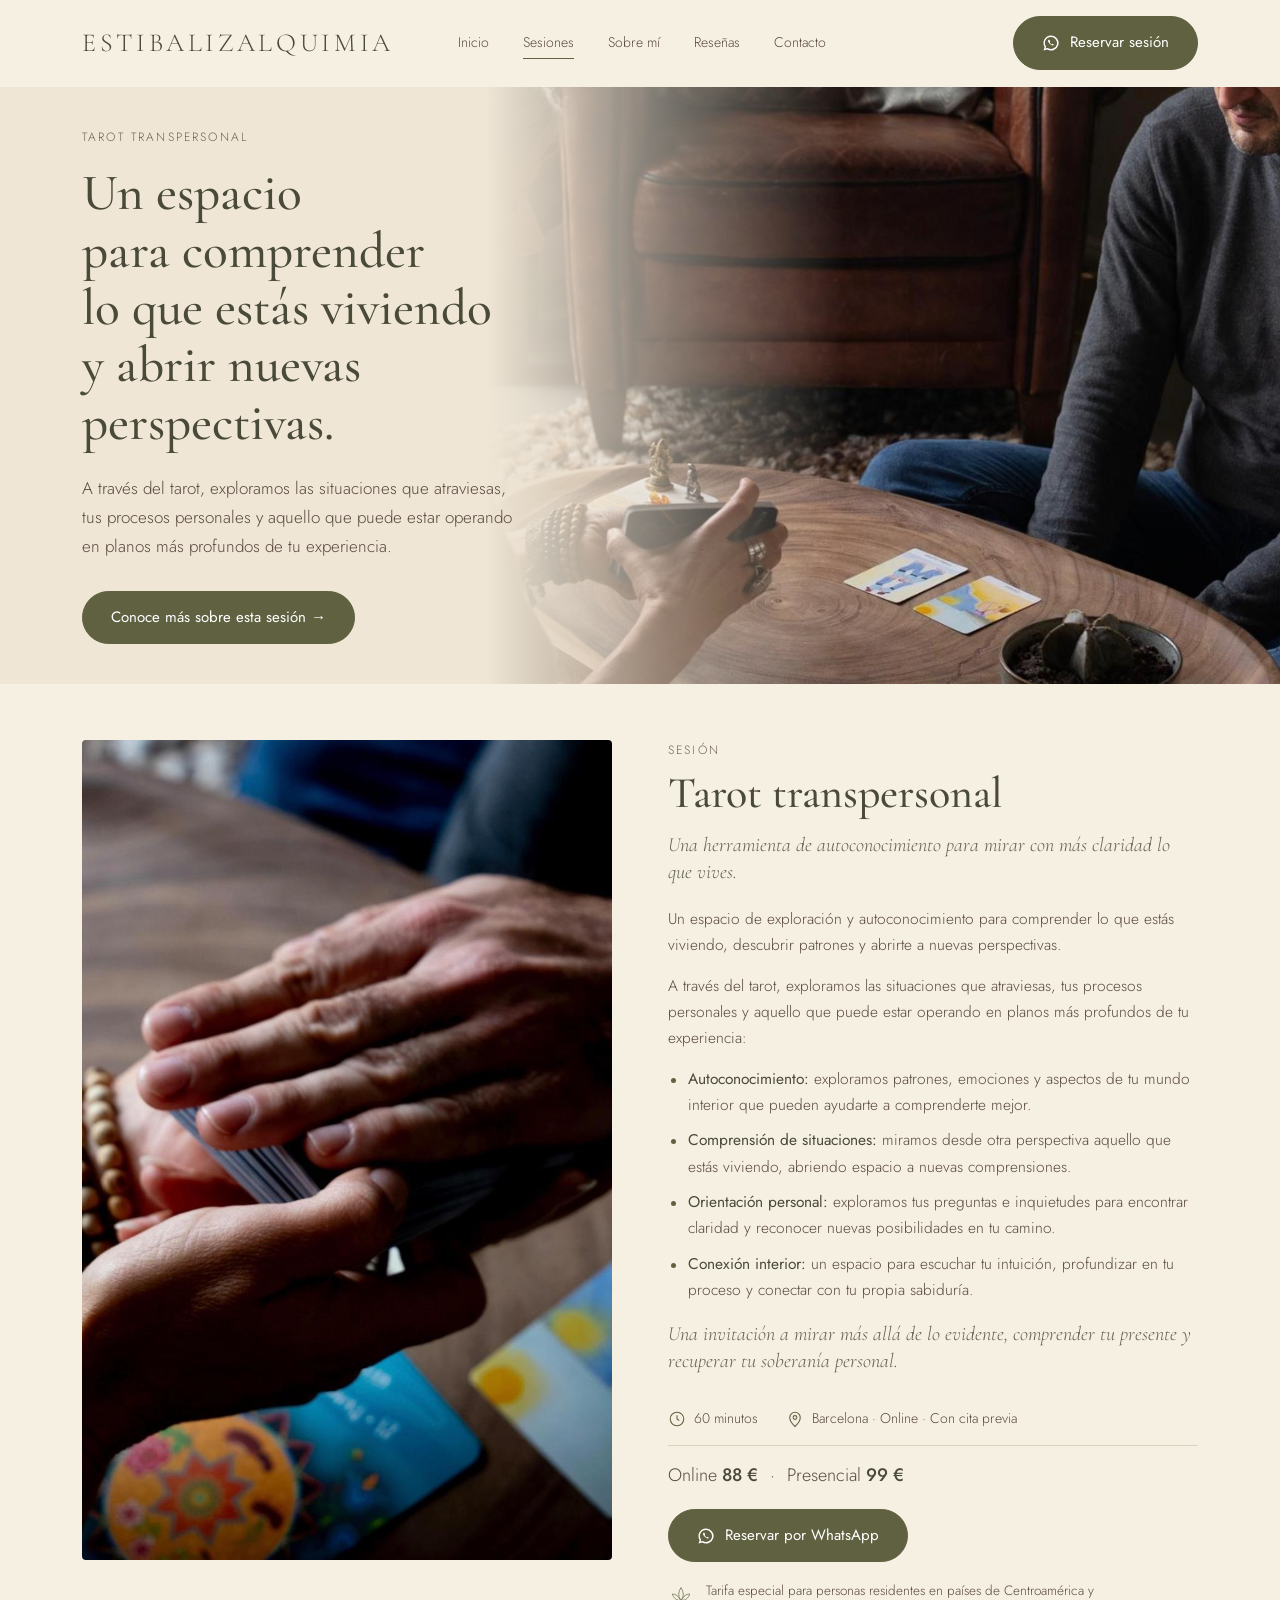
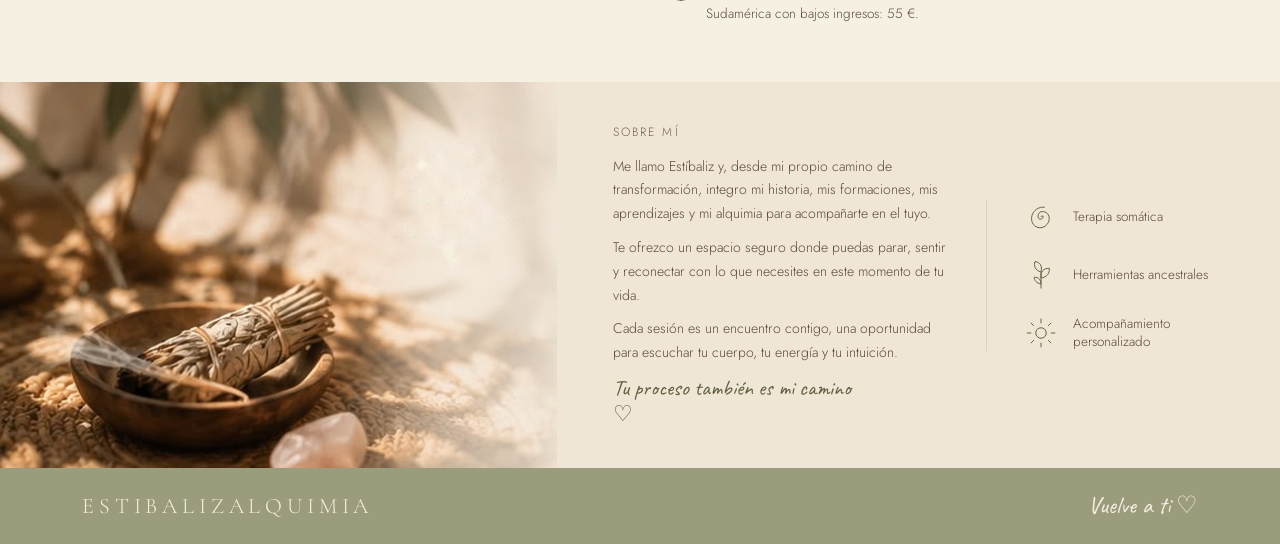
<file: tarot-transpersonal-barcelona.html>
<!DOCTYPE html>
<html lang="es">
<head>
  <meta charset="utf-8">
  <meta name="viewport" content="width=device-width, initial-scale=1">
  <title>Tarot Transpersonal en Barcelona · ESTIBALIZALQUIMIA</title>
  <meta name="description" content="Tarot transpersonal en Barcelona: una herramienta de autoconocimiento para comprender lo que estás viviendo, descubrir patrones y abrir nuevas perspectivas. Presencial u online.">
  <link rel="canonical" href="https://estibalizalquimia.es/tarot-transpersonal-barcelona.html">
  <meta property="og:type" content="website">
  <meta property="og:site_name" content="ESTIBALIZALQUIMIA">
  <meta property="og:title" content="Tarot Transpersonal en Barcelona · ESTIBALIZALQUIMIA">
  <meta property="og:description" content="Tarot transpersonal en Barcelona: una herramienta de autoconocimiento para comprender lo que estás viviendo, descubrir patrones y abrir nuevas perspectivas. Presencial u online.">
  <meta property="og:url" content="https://estibalizalquimia.es/tarot-transpersonal-barcelona.html">
  <meta property="og:image" content="https://estibalizalquimia.es/images/about.jpg">
  <meta property="og:locale" content="es_ES">
  <meta name="twitter:card" content="summary_large_image">
  <script type="application/ld+json">
{
  "@context": "https://schema.org",
  "@type": "Service",
  "name": "Tarot Transpersonal en Barcelona",
  "description": "Tarot transpersonal en Barcelona: una herramienta de autoconocimiento para comprender lo que estás viviendo, descubrir patrones y abrir nuevas perspectivas. Presencial u online.",
  "url": "https://estibalizalquimia.es/tarot-transpersonal-barcelona.html",
  "serviceType": "Tarot Transpersonal",
  "areaServed": {
    "@type": "City",
    "name": "Barcelona"
  },
  "provider": {
    "@type": "LocalBusiness",
    "name": "EstibalizAlquimia",
    "url": "https://estibalizalquimia.es/",
    "telephone": "+34622035176",
    "address": {
      "@type": "PostalAddress",
      "streetAddress": "Carrer de Pujades, 27",
      "postalCode": "08018",
      "addressLocality": "Barcelona",
      "addressCountry": "ES"
    }
  }
}
  </script>
  <link rel="preconnect" href="https://fonts.googleapis.com">
  <link href="https://fonts.googleapis.com/css2?family=Caveat:wght@400;500&family=Cormorant+Garamond:ital,wght@0,400;0,500;1,400&family=Jost:wght@300;400&display=swap" rel="stylesheet">
  <link rel="stylesheet" href="style.css">
</head>
<body class="page-session" data-page="session" data-session="tarot">
  <header class="site-header" id="header">
      <div class="wrap">
        <a href="index.html" class="logo">ESTIBALIZALQUIMIA</a>
        <nav class="nav" id="nav"><a href="index.html" class="">Inicio</a><a href="index.html#sesiones" class="active">Sesiones</a><a href="sobre-mi.html" class="">Sobre mí</a><a href="resenas.html" class="">Reseñas</a><a href="contacto.html" class="">Contacto</a></nav>
        <a class="btn header-book" href="https://wa.me/34622035176?text=Hola%2C%20quiero%20reservar%20una%20sesi%C3%B3n" target="_blank" rel="noopener"><svg viewBox="0 0 24 24"><path d="M12 2a10 10 0 00-8.5 15.2L2 22l5-1.4A10 10 0 1012 2zm0 2a8 8 0 11-4.2 14.8l-.4-.2-2.6.7.7-2.5-.3-.4A8 8 0 0112 4zM9 7.5c-.3 0-.6.4-.8.8-.5 1 0 2.300 1.100 3.700 1.300 1.700 2.900 2.800 4.500 3.200.9.200 1.800-.4 2-1.200l-1.800-.9-.8.800c-1.200-.5-2.300-1.600-2.900-2.800l.7-.8-.8-2c-.2-.5-.5-.5-1.200-.5z"></path></svg>Reservar sesión</a>
        <button class="menu-toggle" aria-label="Menu" onclick="document.getElementById('nav').classList.toggle('open')">☰</button>
      </div></header>
  <main id="app">
    <section class="hero">
      <div class="wrap"><div class="hero-text">
        <div class="eyebrow">TAROT TRANSPERSONAL</div>
        <h1>Un espacio<br>para comprender<br>lo que estás viviendo<br>y abrir nuevas perspectivas.</h1>
        <p>A través del tarot, exploramos las situaciones que atraviesas,<br>tus procesos personales y aquello que puede estar operando<br>en planos más profundos de tu experiencia.</p>
        <a class="btn" href="#detalle">Conoce más sobre esta sesión →</a>
      </div></div>
      <div class="hero-img" style="background-image:url('images/servicio-tarot-transpersonal-banner.jpg');background-position:center 50%"></div>
    </section>
    <section class="session" id="detalle"><div class="wrap">
      <div class="session-img" style="background-image:url('images/servicio-tarot-transpersonal.jpg');background-position:center 50%"></div>
      <div>
        <div class="eyebrow">SESIÓN</div>
        <h2>Tarot transpersonal</h2>
        <div class="quote">Una herramienta de autoconocimiento para mirar con más claridad lo que vives.</div>
        <p>Un espacio de exploración y autoconocimiento para comprender lo que estás viviendo, descubrir patrones y abrirte a nuevas perspectivas.</p><p>A través del tarot, exploramos las situaciones que atraviesas, tus procesos personales y aquello que puede estar operando en planos más profundos de tu experiencia:</p>
        <ul class="points"><li><strong>Autoconocimiento:</strong> exploramos patrones, emociones y aspectos de tu mundo interior que pueden ayudarte a comprenderte mejor.</li><li><strong>Comprensión de situaciones:</strong> miramos desde otra perspectiva aquello que estás viviendo, abriendo espacio a nuevas comprensiones.</li><li><strong>Orientación personal:</strong> exploramos tus preguntas e inquietudes para encontrar claridad y reconocer nuevas posibilidades en tu camino.</li><li><strong>Conexión interior:</strong> un espacio para escuchar tu intuición, profundizar en tu proceso y conectar con tu propia sabiduría.</li></ul>
        
        <div class="quote closing">Una invitación a mirar más allá de lo evidente, comprender tu presente y recuperar tu soberanía personal.</div>
        <div class="meta"><span><svg viewBox="0 0 24 24"><circle cx="12" cy="12" r="9"></circle><path d="M12 7v5l3 2"></path></svg>60 minutos</span><span><svg viewBox="0 0 24 24"><path d="M12 22s7-6.5 7-12a7 7 0 10-14 0c0 5.5 7 12 7 12z"></path><circle cx="12" cy="10" r="2.5"></circle></svg>Barcelona · Online · Con cita previa</span></div>
        <div class="prices">Online <b>88 €</b><span class="dot">·</span>Presencial <b>99 €</b></div>
        
        <a class="btn" href="https://wa.me/34622035176?text=Hola%2C%20quiero%20reservar%20una%20sesi%C3%B3n" target="_blank" rel="noopener"><svg viewBox="0 0 24 24"><path d="M12 2a10 10 0 00-8.5 15.2L2 22l5-1.4A10 10 0 1012 2zm0 2a8 8 0 11-4.2 14.8l-.4-.2-2.6.7.7-2.5-.3-.4A8 8 0 0112 4zM9 7.5c-.3 0-.6.4-.8.8-.5 1 0 2.300 1.100 3.700 1.300 1.700 2.900 2.800 4.500 3.200.9.200 1.800-.4 2-1.200l-1.800-.9-.8.800c-1.200-.5-2.300-1.600-2.900-2.800l.7-.8-.8-2c-.2-.5-.5-.5-1.200-.5z"></path></svg>Reservar por WhatsApp</a>
        <div class="special"><svg viewBox="0 0 48 48"><path d="M24 38c-8 0-14-5-16-12 6 0 11 3 16 12 5-9 10-12 16-12-2 7-8 12-16 12zM24 38c-5-6-6-14 0-24 6 10 5 18 0 24z"></path></svg><span>Tarifa especial para personas residentes en países de Centroamérica y Sudamérica con bajos ingresos: 55 €.</span></div>
        
      </div>
    </div></section>
    
    <section class="band"><div class="wrap">
      <div class="band-img" style="background-image:url('images/about.jpg')"></div>
      <div class="band-body">
        <div>
          <div class="eyebrow">SOBRE MÍ</div>
          
          <p>Me llamo Estíbaliz y, desde mi propio camino de transformación, integro mi historia, mis formaciones, mis aprendizajes y mi alquimia para acompañarte en el tuyo.</p><p>Te ofrezco un espacio seguro donde puedas parar, sentir y reconectar con lo que necesites en este momento de tu vida.</p><p>Cada sesión es un encuentro contigo, una oportunidad para escuchar tu cuerpo, tu energía y tu intuición.</p>
          <div class="script">Tu proceso también es mi camino<br>♡</div>
        </div>
        <div class="highlights">
          <div><svg viewBox="0 0 48 48"><path d="M24 24c0-2 3-2 3 0s-4 4-6 2-1-8 3-9 11 1 11 9-8 14-15 12-10-9-8-16 9-12 17-11"></path></svg><span>Terapia somática</span></div><div><svg viewBox="0 0 48 48"><path d="M24 42V20M24 20c-8-2-10-9-8-14 7 1 10 6 8 14zM24 28c8-1 12-7 11-13-8 0-12 5-11 13zM24 36c-6-1-9-5-9-9 6 0 9 3 9 9z"></path></svg><span>Herramientas ancestrales</span></div><div><svg viewBox="0 0 48 48"><circle cx="24" cy="24" r="7"></circle><path d="M24 5v6M24 37v6M5 24h6M37 24h6M10.5 10.5l4 4M33.5 33.5l4 4M37.5 10.5l-4 4M14.5 33.5l-4 4"></path></svg><span>Acompañamiento personalizado</span></div>
        </div>
      </div>
    </div></section></main>
  <footer class="site-footer" id="footer"><div class="wrap"><span class="txt">ESTIBALIZALQUIMIA</span><span class="script">Vuelve a ti ♡</span></div></footer>
  <script src="content.js"></script>
  <script src="site.js"></script>
</body>
</html>
</file>
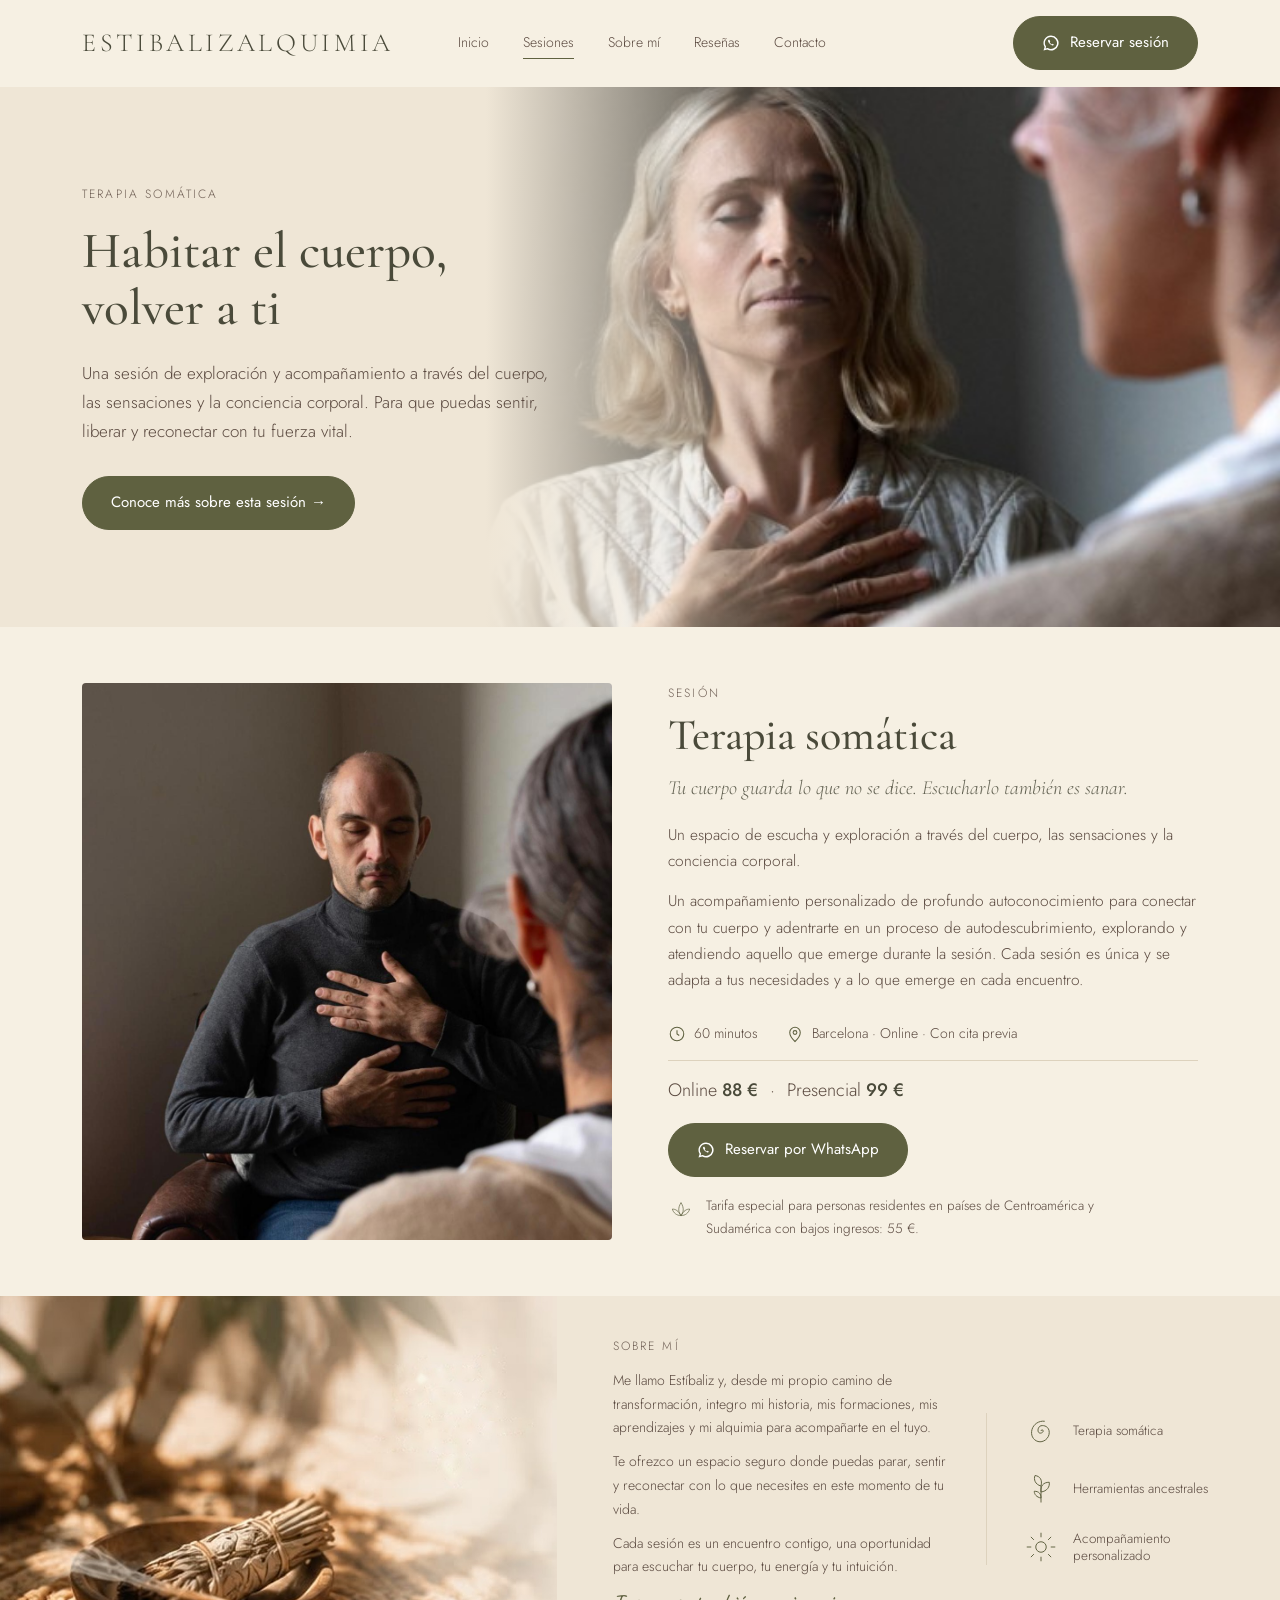
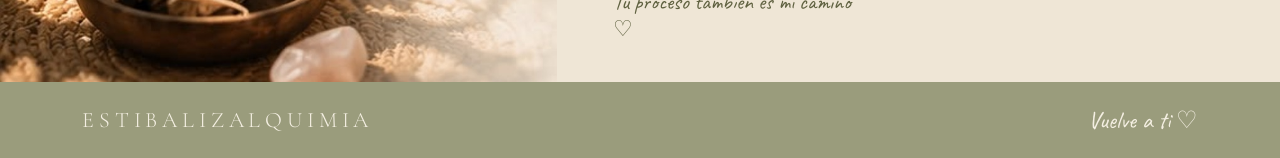
<file: terapia-somatica-barcelona.html>
<!DOCTYPE html>
<html lang="es">
<head>
  <meta charset="utf-8">
  <meta name="viewport" content="width=device-width, initial-scale=1">
  <title>Terapia Somática en Barcelona · ESTIBALIZALQUIMIA</title>
  <meta name="description" content="Terapia somática en Barcelona: sesión de exploración a través del cuerpo, las sensaciones y la conciencia corporal para sentir, liberar y reconectar. Presencial u online con Estíbaliz.">
  <link rel="canonical" href="https://estibalizalquimia.es/terapia-somatica-barcelona.html">
  <meta property="og:type" content="website">
  <meta property="og:site_name" content="ESTIBALIZALQUIMIA">
  <meta property="og:title" content="Terapia Somática en Barcelona · ESTIBALIZALQUIMIA">
  <meta property="og:description" content="Terapia somática en Barcelona: sesión de exploración a través del cuerpo, las sensaciones y la conciencia corporal para sentir, liberar y reconectar. Presencial u online con Estíbaliz.">
  <meta property="og:url" content="https://estibalizalquimia.es/terapia-somatica-barcelona.html">
  <meta property="og:image" content="https://estibalizalquimia.es/images/about.jpg">
  <meta property="og:locale" content="es_ES">
  <meta name="twitter:card" content="summary_large_image">
  <script type="application/ld+json">
{
  "@context": "https://schema.org",
  "@type": "Service",
  "name": "Terapia Somática en Barcelona",
  "description": "Terapia somática en Barcelona: sesión de exploración a través del cuerpo, las sensaciones y la conciencia corporal para sentir, liberar y reconectar. Presencial u online con Estíbaliz.",
  "url": "https://estibalizalquimia.es/terapia-somatica-barcelona.html",
  "serviceType": "Terapia Somática",
  "areaServed": {
    "@type": "City",
    "name": "Barcelona"
  },
  "provider": {
    "@type": "LocalBusiness",
    "name": "EstibalizAlquimia",
    "url": "https://estibalizalquimia.es/",
    "telephone": "+34622035176",
    "address": {
      "@type": "PostalAddress",
      "streetAddress": "Carrer de Pujades, 27",
      "postalCode": "08018",
      "addressLocality": "Barcelona",
      "addressCountry": "ES"
    }
  }
}
  </script>
  <link rel="preconnect" href="https://fonts.googleapis.com">
  <link href="https://fonts.googleapis.com/css2?family=Caveat:wght@400;500&family=Cormorant+Garamond:ital,wght@0,400;0,500;1,400&family=Jost:wght@300;400&display=swap" rel="stylesheet">
  <link rel="stylesheet" href="style.css">
</head>
<body class="page-session" data-page="session" data-session="somatica">
  <header class="site-header" id="header">
      <div class="wrap">
        <a href="index.html" class="logo">ESTIBALIZALQUIMIA</a>
        <nav class="nav" id="nav"><a href="index.html" class="">Inicio</a><a href="index.html#sesiones" class="active">Sesiones</a><a href="sobre-mi.html" class="">Sobre mí</a><a href="resenas.html" class="">Reseñas</a><a href="contacto.html" class="">Contacto</a></nav>
        <a class="btn header-book" href="https://wa.me/34622035176?text=Hola%2C%20quiero%20reservar%20una%20sesi%C3%B3n" target="_blank" rel="noopener"><svg viewBox="0 0 24 24"><path d="M12 2a10 10 0 00-8.5 15.2L2 22l5-1.4A10 10 0 1012 2zm0 2a8 8 0 11-4.2 14.8l-.4-.2-2.6.7.7-2.5-.3-.4A8 8 0 0112 4zM9 7.5c-.3 0-.6.4-.8.8-.5 1 0 2.300 1.100 3.700 1.300 1.700 2.900 2.800 4.500 3.200.9.200 1.800-.4 2-1.200l-1.800-.9-.8.800c-1.200-.5-2.300-1.600-2.900-2.800l.7-.8-.8-2c-.2-.5-.5-.5-1.200-.5z"></path></svg>Reservar sesión</a>
        <button class="menu-toggle" aria-label="Menu" onclick="document.getElementById('nav').classList.toggle('open')">☰</button>
      </div></header>
  <main id="app">
    <section class="hero">
      <div class="wrap"><div class="hero-text">
        <div class="eyebrow">TERAPIA SOMÁTICA</div>
        <h1>Habitar el cuerpo,<br>volver a ti</h1>
        <p>Una sesión de exploración y acompañamiento a través del cuerpo, las sensaciones y la conciencia corporal. Para que puedas sentir, liberar y reconectar con tu fuerza vital.</p>
        <a class="btn" href="#detalle">Conoce más sobre esta sesión →</a>
      </div></div>
      <div class="hero-img" style="background-image:url('images/servicio-terapia-somatica-banner.jpg');background-position:center 38%"></div>
    </section>
    <section class="session" id="detalle"><div class="wrap">
      <div class="session-img" style="background-image:url('images/servicio-terapia-somatica.jpg');background-position:center 40%"></div>
      <div>
        <div class="eyebrow">SESIÓN</div>
        <h2>Terapia somática</h2>
        <div class="quote">Tu cuerpo guarda lo que no se dice. Escucharlo también es sanar.</div>
        <p>Un espacio de escucha y exploración a través del cuerpo, las sensaciones y la conciencia corporal.</p><p>Un acompañamiento personalizado de profundo autoconocimiento para conectar con tu cuerpo y adentrarte en un proceso de autodescubrimiento, explorando y atendiendo aquello que emerge durante la sesión. Cada sesión es única y se adapta a tus necesidades y a lo que emerge en cada encuentro.</p>
        
        
        
        <div class="meta"><span><svg viewBox="0 0 24 24"><circle cx="12" cy="12" r="9"></circle><path d="M12 7v5l3 2"></path></svg>60 minutos</span><span><svg viewBox="0 0 24 24"><path d="M12 22s7-6.5 7-12a7 7 0 10-14 0c0 5.5 7 12 7 12z"></path><circle cx="12" cy="10" r="2.5"></circle></svg>Barcelona · Online · Con cita previa</span></div>
        <div class="prices">Online <b>88 €</b><span class="dot">·</span>Presencial <b>99 €</b></div>
        
        <a class="btn" href="https://wa.me/34622035176?text=Hola%2C%20quiero%20reservar%20una%20sesi%C3%B3n" target="_blank" rel="noopener"><svg viewBox="0 0 24 24"><path d="M12 2a10 10 0 00-8.5 15.2L2 22l5-1.4A10 10 0 1012 2zm0 2a8 8 0 11-4.2 14.8l-.4-.2-2.6.7.7-2.5-.3-.4A8 8 0 0112 4zM9 7.5c-.3 0-.6.4-.8.8-.5 1 0 2.300 1.100 3.700 1.300 1.700 2.900 2.800 4.500 3.200.9.200 1.800-.4 2-1.200l-1.800-.9-.8.800c-1.200-.5-2.300-1.600-2.900-2.800l.7-.8-.8-2c-.2-.5-.5-.5-1.200-.5z"></path></svg>Reservar por WhatsApp</a>
        <div class="special"><svg viewBox="0 0 48 48"><path d="M24 38c-8 0-14-5-16-12 6 0 11 3 16 12 5-9 10-12 16-12-2 7-8 12-16 12zM24 38c-5-6-6-14 0-24 6 10 5 18 0 24z"></path></svg><span>Tarifa especial para personas residentes en países de Centroamérica y Sudamérica con bajos ingresos: 55 €.</span></div>
        
      </div>
    </div></section>
    
    <section class="band"><div class="wrap">
      <div class="band-img" style="background-image:url('images/about.jpg')"></div>
      <div class="band-body">
        <div>
          <div class="eyebrow">SOBRE MÍ</div>
          
          <p>Me llamo Estíbaliz y, desde mi propio camino de transformación, integro mi historia, mis formaciones, mis aprendizajes y mi alquimia para acompañarte en el tuyo.</p><p>Te ofrezco un espacio seguro donde puedas parar, sentir y reconectar con lo que necesites en este momento de tu vida.</p><p>Cada sesión es un encuentro contigo, una oportunidad para escuchar tu cuerpo, tu energía y tu intuición.</p>
          <div class="script">Tu proceso también es mi camino<br>♡</div>
        </div>
        <div class="highlights">
          <div><svg viewBox="0 0 48 48"><path d="M24 24c0-2 3-2 3 0s-4 4-6 2-1-8 3-9 11 1 11 9-8 14-15 12-10-9-8-16 9-12 17-11"></path></svg><span>Terapia somática</span></div><div><svg viewBox="0 0 48 48"><path d="M24 42V20M24 20c-8-2-10-9-8-14 7 1 10 6 8 14zM24 28c8-1 12-7 11-13-8 0-12 5-11 13zM24 36c-6-1-9-5-9-9 6 0 9 3 9 9z"></path></svg><span>Herramientas ancestrales</span></div><div><svg viewBox="0 0 48 48"><circle cx="24" cy="24" r="7"></circle><path d="M24 5v6M24 37v6M5 24h6M37 24h6M10.5 10.5l4 4M33.5 33.5l4 4M37.5 10.5l-4 4M14.5 33.5l-4 4"></path></svg><span>Acompañamiento personalizado</span></div>
        </div>
      </div>
    </div></section></main>
  <footer class="site-footer" id="footer"><div class="wrap"><span class="txt">ESTIBALIZALQUIMIA</span><span class="script">Vuelve a ti ♡</span></div></footer>
  <script src="content.js"></script>
  <script src="site.js"></script>
</body>
</html>
</file>
<file: style.css>
/* ========= COLORS & FONTS - change here to restyle everything ========= */
:root {
  --bg: #f4ece0;
  --bg-soft: #efe3d3;
  --text: #5b4a40;
  --heading: #6a3a22;
  --accent: #b5694a;          /* buttons & links (home, terracotta) */
  --accent-dark: #9a5438;
  --line: #e2d3c0;
  --font-serif: "Cormorant Garamond", Georgia, serif;
  --font-sans: "Jost", "Helvetica Neue", Arial, sans-serif;
  --font-script: "Caveat", cursive;
}
/* The session pages use the green theme */
body.page-session, body.page-about, body.page-contact, body.page-reviews {
  --bg: #f6f0e3;
  --bg-soft: #efe6d6;
  --heading: #4a4a3a;
  --accent: #5f6140;
  --accent-dark: #4a4c30;
  --line: #ddd2bd;
}

* { box-sizing: border-box; margin: 0; padding: 0; }
html { scroll-behavior: smooth; }
body { background: var(--bg); color: var(--text); font-family: var(--font-sans); font-weight: 300; line-height: 1.7; font-size: 16px; }
img { max-width: 100%; display: block; }
a { color: inherit; text-decoration: none; }
h1, h2, h3 { font-family: var(--font-serif); font-weight: 500; color: var(--heading); line-height: 1.12; }
.wrap { max-width: 1180px; margin: 0 auto; padding: 0 32px; }
.eyebrow { font-size: 12px; letter-spacing: .18em; text-transform: uppercase; opacity: .85; }
.script { font-family: var(--font-script); color: var(--accent); }

/* ---------- Header ---------- */
.site-header { background: var(--bg); position: sticky; top: 0; z-index: 20; border-bottom: 1px solid transparent; }
.site-header .wrap { display: flex; align-items: center; justify-content: space-between; height: 86px; gap: 24px; }
.logo { font-family: var(--font-serif); color: var(--heading); font-size: 34px; letter-spacing: .22em; line-height: 1; }
.logo small { display: block; font-family: var(--font-sans); font-size: 11px; letter-spacing: .2em; margin-top: 4px; opacity: .8; }
.nav { display: flex; gap: 34px; flex: 1; margin-left: 40px; }
.nav a, .header-book { white-space: nowrap; }
.nav a { font-size: 14px; padding: 4px 0; border-bottom: 1px solid transparent; }
.nav a.active, .nav a:hover { border-color: var(--accent); }
@media (min-width: 861px) and (max-width: 1100px) { .nav { gap: 18px; margin-left: 18px; } .header-book { padding: 11px 16px; } }   /* 5 menu items need a bit less space */
.menu-toggle { display: none; background: none; border: 0; font-size: 28px; color: var(--heading); cursor: pointer; }

/* ---------- Buttons ---------- */
.btn { display: inline-flex; align-items: center; gap: 10px; background: var(--accent); color: #fff; padding: 13px 28px; border-radius: 999px; font-size: 15px; font-weight: 400; border: 1px solid var(--accent); transition: background .2s; cursor: pointer; }
.btn:hover { background: var(--accent-dark); }
.btn svg { width: 18px; height: 18px; fill: currentColor; }
.btn.outline { background: transparent; color: var(--accent); }
.btn.outline:hover { background: var(--accent); color: #fff; }

/* ---------- Hero ---------- */
.hero { position: relative; overflow: hidden; background: var(--bg-soft); }
.hero .wrap { display: grid; grid-template-columns: 1fr 1fr; align-items: center; min-height: 540px; position: relative; z-index: 2; }
.hero-text { padding: 40px 0; max-width: 520px; }
.hero h1 { font-size: clamp(40px, 5.4vw, 74px); margin: 18px 0 22px; }
body.page-session .hero h1, body.page-about .hero h1 { font-size: clamp(34px, 4vw, 54px); }
.hero p { font-size: 17px; max-width: 470px; margin-bottom: 30px; }
.hero-img { position: absolute; top: 0; right: 0; bottom: 0; width: 62%; background-size: cover; background-position: center top; background-color: #d9c7ae; z-index: 1; }
.hero-img::before { content: ""; position: absolute; inset: 0; background: linear-gradient(90deg, var(--bg-soft) 0%, rgba(239,227,211,0) 45%); }
.hero-quote { position: absolute; right: 7%; top: 28%; width: 130px; text-align: center; font-size: 23px; line-height: 1.15; transform: rotate(-6deg); z-index: 3; }
.hero-quote svg { width: 22px; height: 22px; stroke: currentColor; fill: none; stroke-width: 1.5; margin-top: 4px; }

/* Hero image modes (set "imageStyle" in content.js) */
.hero.has-bg { background-size: cover; background-position: center; }
/* "full": the picture is one wide photo that fills the whole hero */
.hero.style-full .hero-img { width: 100%; background-position: center right; }
.hero.style-full .hero-img::before { display: none; }
/* "cutout": a woman PNG with transparent background, placed over the background */
.hero.style-cutout .hero-img { width: 64%; background-color: transparent; background-size: auto 125%; background-repeat: no-repeat; background-position: 62% bottom; }   /* 125% = woman bigger than the banner height (the empty space above her head is cut off); raise/lower this number to resize */
.hero.style-cutout .hero-img::before { display: none; }
.hero.style-cutout .hero-quote { right: auto; left: max(44%, calc(50% - 10px)); top: 30%; }
@media (max-width: 860px) {
  .hero.style-full .hero-img { height: 340px; background-position: 75% center; }
  .hero.style-cutout .hero-img { width: 100%; height: 360px; background-position: center bottom; }
}

/* "Sobre mí" page: the banner photo is shown whole (not cropped), on the right */
body.page-about .hero-img { background-size: contain; background-repeat: no-repeat; background-color: transparent; }
body.page-about .hero-img::before { background: linear-gradient(90deg, var(--bg-soft) 0%, rgba(239,230,214,0) 22%); }
@media (max-width: 860px) { body.page-about .hero-img::before { background: linear-gradient(0deg, var(--bg-soft) 0%, rgba(0,0,0,0) 15%); } }

/* ---------- Home: session cards ---------- */
.sessions { padding: 70px 0 64px; text-align: center; }
.sessions h2 { font-size: 34px; }
.sessions .sub { font-size: 15px; margin: 12px 0 46px; }
.cards { display: grid; grid-template-columns: repeat(3, 1fr); row-gap: 28px; }
.card { display: block; padding: 18px 28px 22px; border-left: 1px solid var(--line); text-align: center; transition: background .25s; }
.card:nth-child(3n+1) { border-left: 0; }
.card .icon svg { width: 54px; height: 54px; stroke: var(--accent); fill: none; stroke-width: 1.4; margin: 0 auto 22px; }
.card h3 { font-size: 20px; color: var(--accent); margin-bottom: 14px; }
.card p { font-size: 14.5px; margin-bottom: 22px; }
.card .more { display: inline-block; font-size: 14px; transition: transform .25s, color .25s; }
/* the whole card is one link */
.card:hover, .card:focus-visible { background: var(--bg-soft); }
.card:hover .more, .card:focus-visible .more { color: var(--accent); transform: translateX(4px); }
.card:focus-visible { outline: 2px solid var(--accent); outline-offset: -2px; }
@media (max-width: 1000px) {
  .cards { grid-template-columns: repeat(2, 1fr); }
  .card:nth-child(3n+1) { border-left: 1px solid var(--line); }
  .card:nth-child(2n+1) { border-left: 0; }
}

/* ---------- About block ---------- */
.about { display: grid; grid-template-columns: 1fr 1fr; min-height: 420px; }
.about-img { background-size: cover; background-position: center; background-color: #d9c7ae; position: relative; }
.about-img::after { content: ""; position: absolute; inset: 0; background: linear-gradient(90deg, rgba(244,236,224,0) 60%, var(--bg) 100%); }
.about-img .script { position: absolute; left: 58%; top: 22%; width: 150px; font-size: 24px; line-height: 1.15; text-align: center; transform: rotate(-6deg); z-index: 2; }
.about-text { padding: 60px 56px; align-self: center; max-width: 560px; }
.about-text h2 { font-size: 36px; margin: 14px 0 22px; }
.about-text p { margin-bottom: 14px; font-size: 15.5px; }
.about-text .btn { margin-top: 14px; }

/* ---------- Session page ---------- */
.session { padding: 56px 0; }
.session .wrap { display: grid; grid-template-columns: 1fr 1fr; gap: 56px; align-items: center; }
.session-img { align-self: stretch; min-height: 380px; max-height: 820px; border-radius: 4px; background-size: cover; background-position: center; background-color: #d9c7ae; }
.session.flip .session-img { order: 2; }
.session h2 { font-size: 44px; margin: 8px 0 14px; }
.session .quote { font-family: var(--font-serif); font-style: italic; font-size: 20px; color: var(--heading); opacity: .85; margin-bottom: 20px; line-height: 1.35; }
.session p { margin-bottom: 14px; font-size: 15.5px; }
.meta { display: flex; flex-wrap: wrap; gap: 6px 28px; align-items: center; padding: 14px 0; margin: 8px 0; border-bottom: 1px solid var(--line); font-size: 14px; }
.meta span { display: inline-flex; align-items: center; gap: 8px; }
.meta svg { width: 18px; height: 18px; stroke: var(--accent); fill: none; stroke-width: 1.4; }
.prices { font-size: 18px; margin: 14px 0 18px; }
.prices b { font-weight: 500; color: var(--heading); }
.prices .dot { margin: 0 12px; }
.special { display: flex; gap: 12px; align-items: flex-start; font-size: 13.5px; margin-top: 18px; max-width: 460px; }
.special svg { width: 26px; height: 26px; flex: none; stroke: var(--accent); fill: none; stroke-width: 1.3; }
/* extra elements of the service texts */
.session strong { font-weight: 400; color: var(--heading); }
.points { list-style: none; margin: 2px 0 18px; }
.points li { position: relative; padding-left: 20px; margin-bottom: 9px; font-size: 15.5px; }
.points li::before { content: ""; position: absolute; left: 3px; top: .78em; width: 5px; height: 5px; border-radius: 50%; background: var(--accent); }
.session .quote.closing { margin: 4px 0 18px; }
.price-extra { font-size: 14px; margin: -8px 0 18px; }
.note { font-size: 13.5px; margin-top: 12px; max-width: 460px; }

/* ---------- About band (session pages) ---------- */
.band { background: var(--bg-soft); }
.band .wrap { display: grid; grid-template-columns: 1fr 1.3fr; gap: 0; align-items: stretch; padding: 0; max-width: none; }
.band-img { min-height: 270px; background-size: cover; background-position: center; background-color: #d9c7ae; }
.band-body { display: grid; grid-template-columns: 1.4fr 1fr; gap: 40px; padding: 40px 56px; align-items: center; }
.band-body h2 { font-size: 34px; margin: 6px 0 12px; }
.band-body p { font-size: 14px; margin-bottom: 10px; }
.band-body .eyebrow + p { margin-top: 12px; }
.band-body .script { font-size: 22px; margin-top: 10px; line-height: 1.2; }
.highlights { border-left: 1px solid var(--line); padding-left: 36px; display: grid; gap: 22px; }
.highlights div { display: flex; align-items: center; gap: 14px; font-size: 13.5px; line-height: 1.3; }
.highlights svg { width: 36px; height: 36px; flex: none; stroke: var(--accent); fill: none; stroke-width: 1.3; }

/* ---------- Text pages ---------- */
.page { padding: 80px 0; }
.page .narrow { max-width: 720px; }
.page h1 { font-size: 50px; margin-bottom: 20px; }
.page p { margin-bottom: 16px; font-size: 17px; }
.page .links { display: flex; gap: 16px; flex-wrap: wrap; margin-top: 28px; }

/* Reseñas page */
.reviews-head { max-width: 720px; margin-bottom: 40px; }
.reviews-summary { display: flex; align-items: center; gap: 12px; font-size: 16px; color: var(--accent); }
.stars { color: #c9a24a; letter-spacing: .12em; font-size: 17px; }
.reviews { columns: 3 300px; column-gap: 24px; }
.review { break-inside: avoid; margin: 0 0 24px; padding: 26px 26px 22px; background: var(--bg-soft); border: 1px solid var(--line); border-radius: 4px; }
.review blockquote { margin: 12px 0 18px; font-family: var(--font-serif); font-size: 19px; line-height: 1.55; color: var(--heading); }
.review figcaption { font-size: 14px; display: flex; flex-direction: column; }
.review figcaption strong { font-weight: 400; color: var(--accent); }
.review figcaption span { color: #8a8470; font-size: 13px; }
.reviews-foot { margin-top: 20px; text-align: center; }
.reviews-foot .note { font-size: 14px; color: #8a8470; margin-bottom: 18px; }

/* Contact page: location + Google map */
.page .narrow { max-width: 720px; }
.location { margin-top: 56px; padding-top: 44px; border-top: 1px solid var(--line); }
.location h2 { font-size: 34px; margin-bottom: 12px; }
.location .address { display: flex; gap: 10px; align-items: flex-start; font-size: 16px; margin-bottom: 20px; }
.location .address svg { width: 20px; height: 20px; flex: none; margin-top: 4px; stroke: var(--accent); fill: none; stroke-width: 1.4; }
.location .map { display: block; width: 100%; height: 380px; border: 0; border-radius: 4px; background: #d9c7ae; margin-bottom: 20px; }
@media (max-width: 860px) { .location .map { height: 300px; } }

/* ---------- Footer ---------- */
.site-footer { background: #9a9c7c; color: #f4efe2; }
body:not(.page-session):not(.page-about):not(.page-contact) .site-footer { background: #c9ab93; }
.site-footer .wrap { display: flex; justify-content: space-between; align-items: center; height: 76px; }
.site-footer .txt { font-family: var(--font-serif); font-size: 22px; letter-spacing: .22em; line-height: 1; }
.site-footer .script { color: #f4efe2; font-size: 24px; }

/* ---------- Mobile ---------- */
@media (max-width: 860px) {
  .wrap { padding: 0 20px; }
  .menu-toggle { display: block; }
  .nav { display: none; position: absolute; top: 86px; left: 0; right: 0; background: var(--bg); flex-direction: column; gap: 4px; padding: 16px 24px 24px; margin: 0; border-bottom: 1px solid var(--line); }
  .nav.open { display: flex; }
  .header-book { display: none; }
  .hero .wrap { grid-template-columns: 1fr; min-height: 0; }
  .hero { display: flex; flex-direction: column-reverse; }
  .hero-img { position: relative; width: 100%; height: 320px; }
  .hero-img::before { background: linear-gradient(0deg, var(--bg-soft) 0%, rgba(0,0,0,0) 40%); }
  .hero-quote { display: none; }
  .about, .session .wrap, .band .wrap, .band-body { grid-template-columns: 1fr; }
  .about-img { min-height: 300px; }
  .about-text, .band-body { padding: 36px 24px; }
  .cards { grid-template-columns: 1fr; row-gap: 0; }
  .card, .card:nth-child(n) { border-left: 0; border-top: 1px solid var(--line); padding: 28px 10px; }
  .card:first-child { border-top: 0; }
  .highlights { border-left: 0; padding-left: 0; }
  .session { padding: 36px 0; }
  .session.flip .session-img { order: 0; }
  .session h2 { font-size: 36px; }
}

/* The logo name is long: make it a bit smaller on narrower screens so the header never overflows */
@media (max-width: 1300px) { .logo { font-size: 26px; letter-spacing: .14em; } }
@media (min-width: 861px) and (max-width: 1000px) { .logo { font-size: 19px; letter-spacing: .08em; } }
@media (max-width: 860px) { .logo { font-size: 21px; letter-spacing: .1em; } }
@media (max-width: 860px) { .site-footer .txt { font-size: 16px; letter-spacing: .14em; } }
</file>
